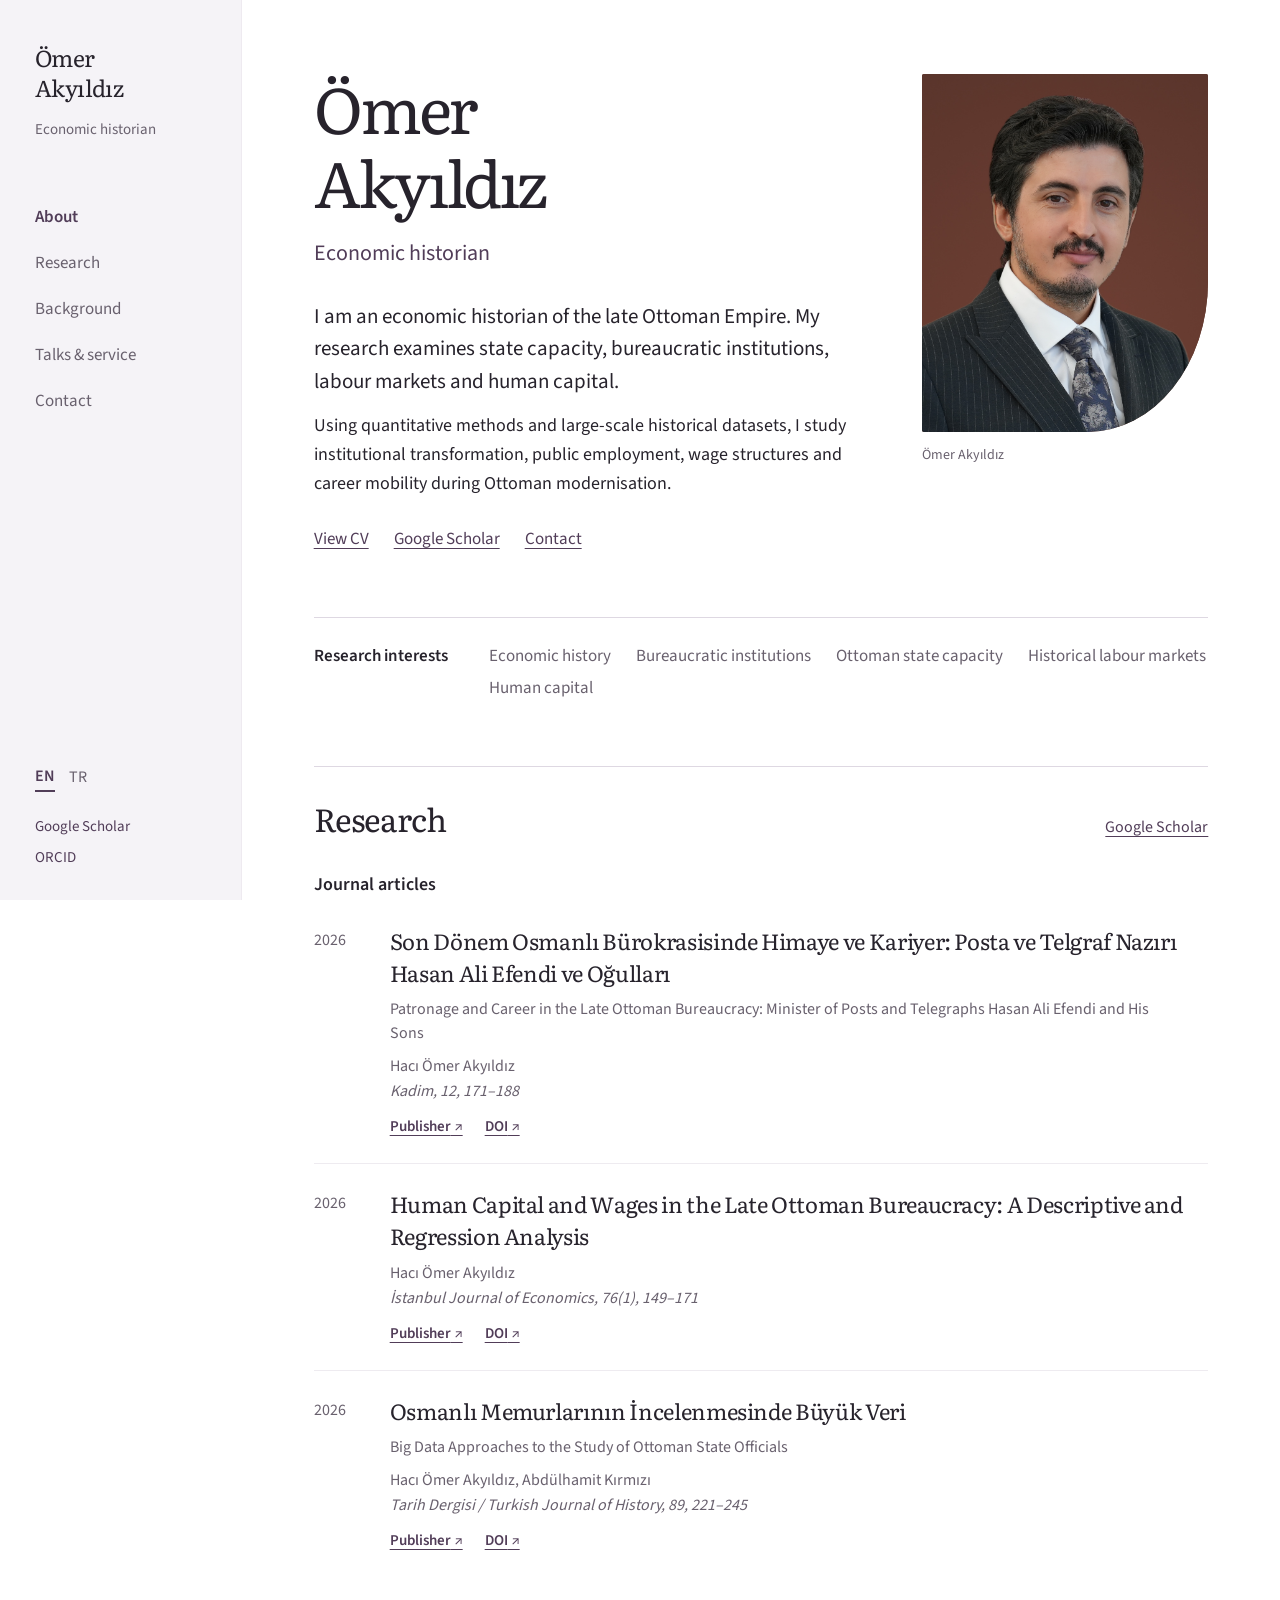
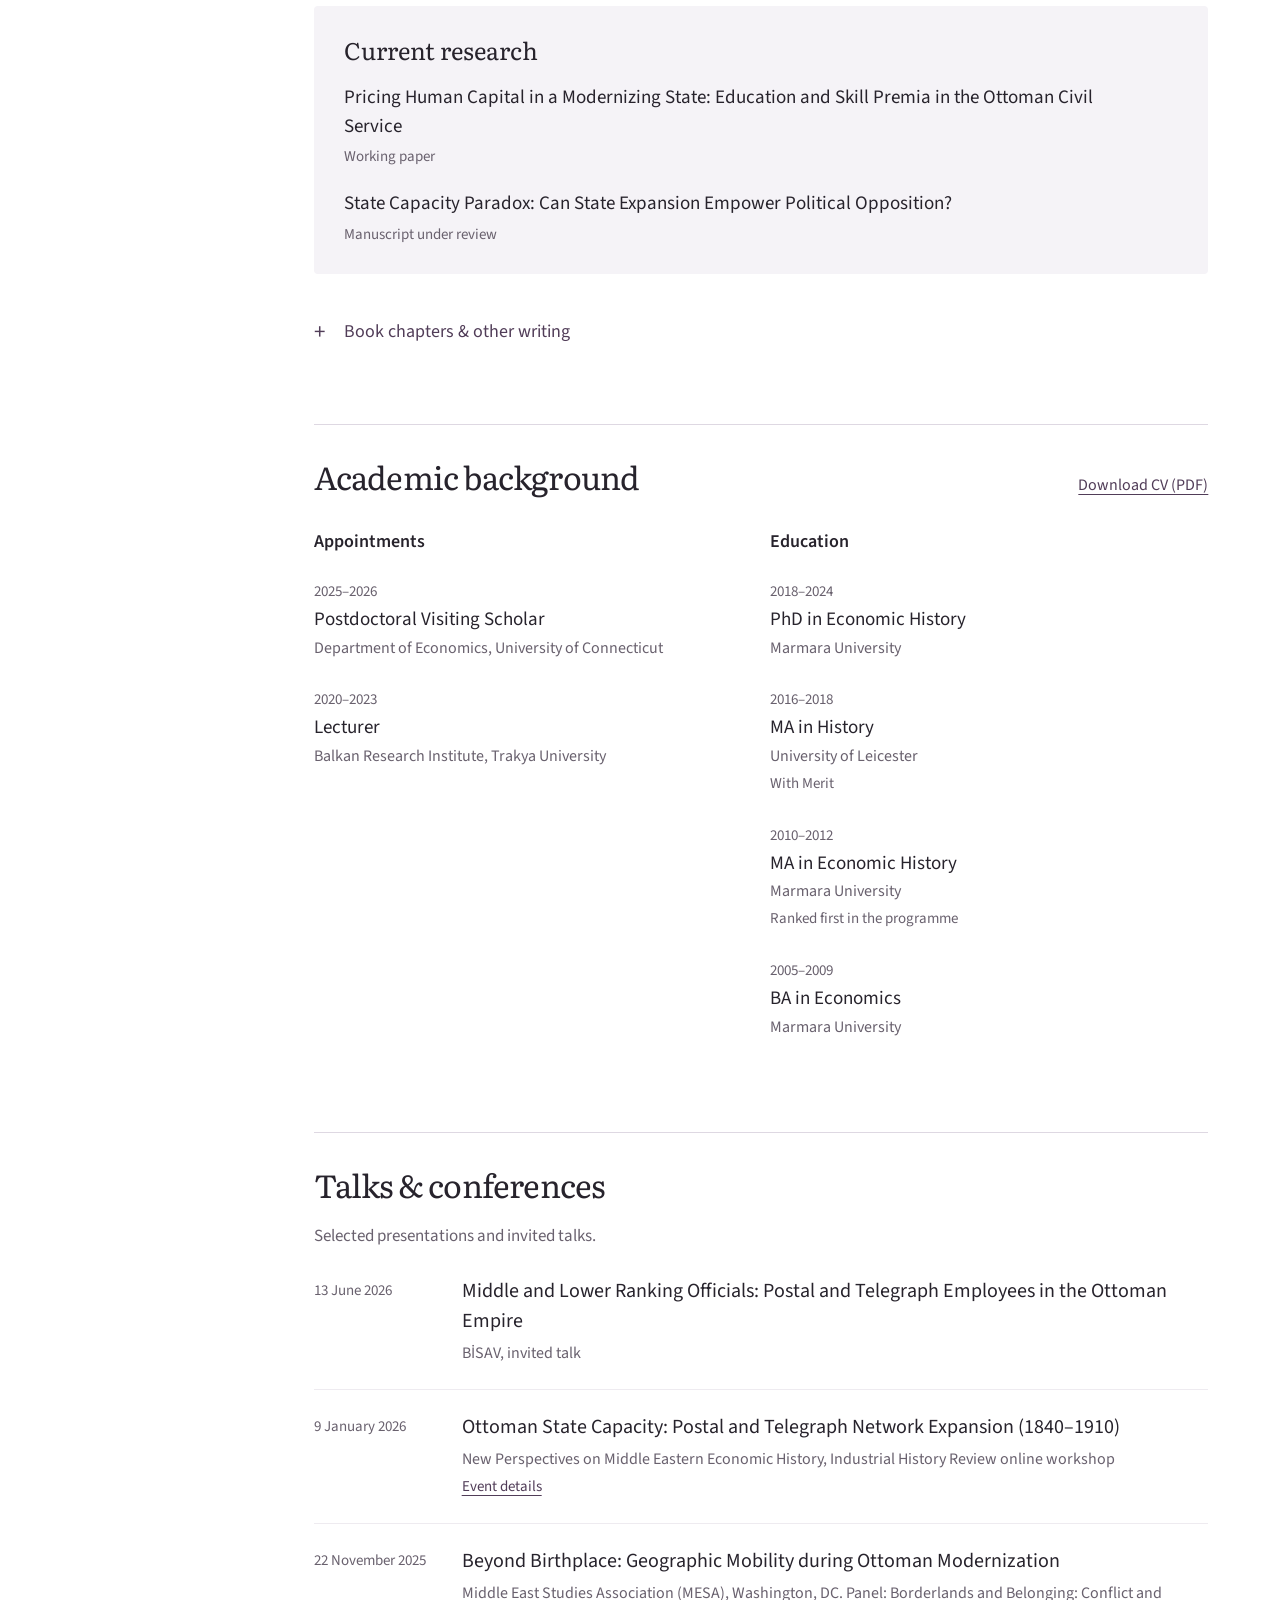
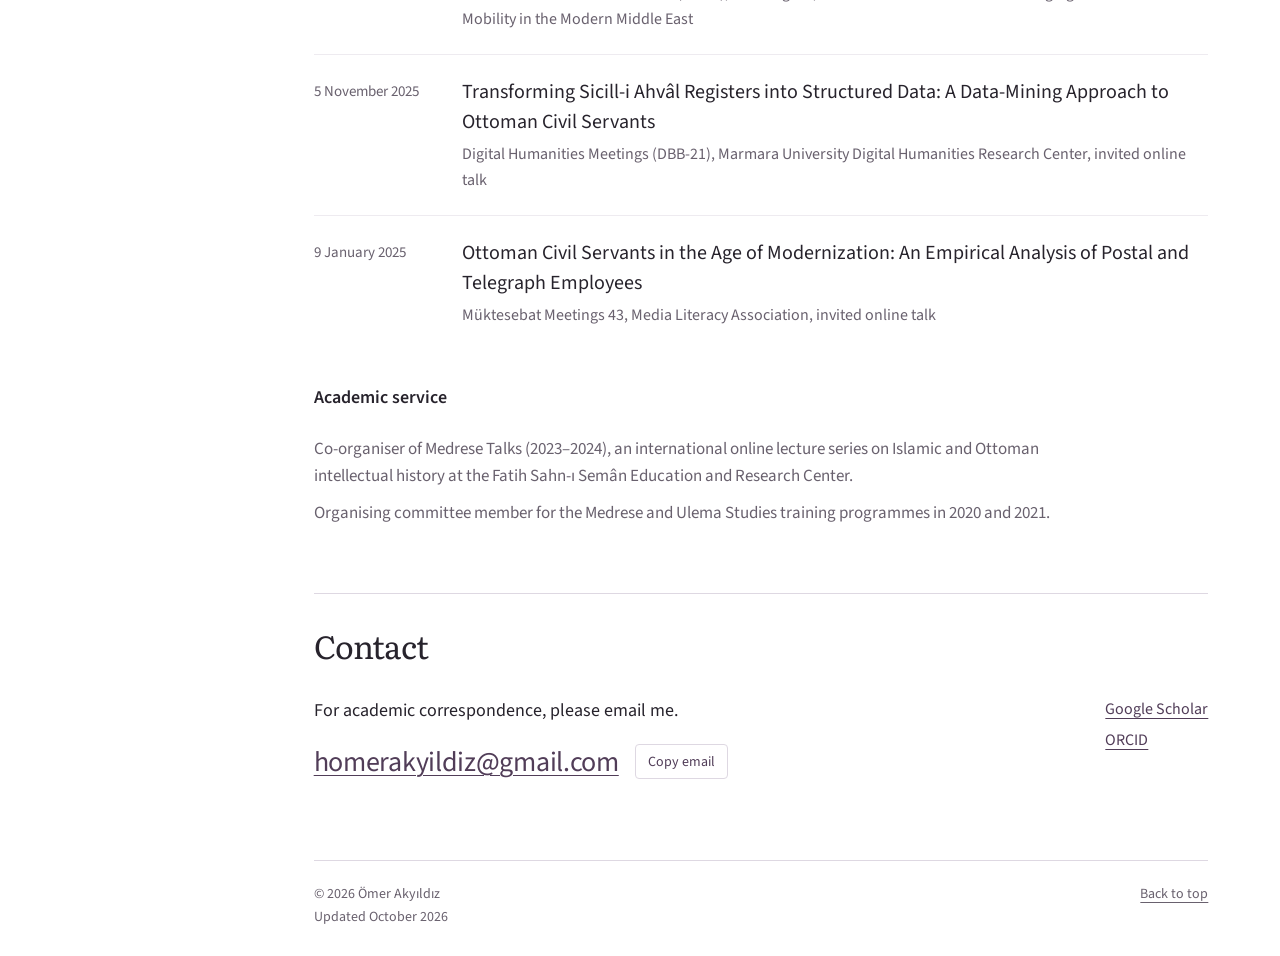
<file: index.html>
<!doctype html>
<html lang="en">
<head>
  <meta charset="utf-8">
  <meta name="viewport" content="width=device-width, initial-scale=1">
  <title>Ömer Akyıldız | Economic historian</title>
  <meta name="description" content="Ömer Akyıldız is an economic historian of the late Ottoman Empire, researching state capacity, bureaucratic institutions, labour markets and human capital.">
  <meta name="theme-color" content="#513d58">
  <link rel="canonical" href="https://omer-akyildiz.com/">
  <meta property="og:url" content="https://omer-akyildiz.com/">
  <meta property="og:image" content="https://omer-akyildiz.com/assets/omer-akyildiz.jpg">
  <meta property="og:type" content="website">
  <meta property="og:title" content="Ömer Akyıldız | Economic historian">
  <meta property="og:description" content="Ömer Akyıldız is an economic historian of the late Ottoman Empire, researching state capacity, bureaucratic institutions, labour markets and human capital.">
  <meta property="og:locale" content="en_GB">
  <link rel="alternate" hreflang="en" href="https://omer-akyildiz.com/">
  <link rel="alternate" hreflang="tr" href="https://omer-akyildiz.com/tr/">
  <link rel="alternate" hreflang="x-default" href="https://omer-akyildiz.com/">
  <link rel="icon" href="assets/favicon.svg" type="image/svg+xml">
  <link rel="preload" href="assets/fonts/source-sans-regular.ttf" as="font" type="font/ttf" crossorigin>
  <link rel="preload" href="assets/fonts/literata-regular.ttf" as="font" type="font/ttf" crossorigin>
  <link rel="stylesheet" href="assets/style.css">
  <script src="assets/site.js" defer></script>
  <script type="application/ld+json">{"@context": "https://schema.org", "@type": "Person", "name": "Hacı Ömer Akyıldız", "alternateName": "Ömer Akyıldız", "jobTitle": "Economic historian", "sameAs": ["https://scholar.google.com/citations?user=vQJAEMMAAAAJ&hl=en", "https://orcid.org/0000-0002-2280-3002"], "knowsAbout": ["Economic history", "Bureaucratic institutions", "Ottoman state capacity", "Historical labour markets", "Human capital"]}</script>
</head>
<body id="top">
<a class="skip-link" href="#main">Skip to content</a>
<aside class="rail">
  <div class="rail-top">
    <a class="wordmark" href="index.html" aria-label="Ömer Akyıldız"><span>Ömer</span><span>Akyıldız</span></a>
    <button class="menu-toggle" type="button" aria-expanded="false" aria-controls="site-nav" hidden>
      <svg viewBox="0 0 20 20" aria-hidden="true" fill="none" stroke="currentColor" stroke-width="1.5"><path d="M2 5h16M2 10h16M2 15h16"/></svg>Menu
    </button>
  </div>
  <p class="rail-role">Economic historian</p>
  <nav class="site-nav" id="site-nav" aria-label="Main navigation"><a href="#about">About</a><a href="#research">Research</a><a href="#background">Background</a><a href="#talks">Talks &amp; service</a><a href="#contact">Contact</a></nav>
  <div class="rail-bottom">
    <nav class="language-switch" aria-label="Language"><a href="index.html" lang="en" hreflang="en" aria-current="page">EN</a><a href="tr/index.html" lang="tr" hreflang="tr" data-language-link>TR</a></nav>
    <div class="rail-links"><a href="https://scholar.google.com/citations?user=vQJAEMMAAAAJ&amp;hl=en">Google Scholar</a><a href="https://orcid.org/0000-0002-2280-3002">ORCID</a></div>
  </div>
</aside>
<main id="main">
  <section class="intro" id="about" aria-labelledby="name">
    <div class="intro-copy">
      <h1 id="name"><span>Ömer</span> <span>Akyıldız</span></h1>
      <p class="intro-role">Economic historian</p>
      <div class="intro-text"><p>I am an economic historian of the late Ottoman Empire. My research examines state capacity, bureaucratic institutions, labour markets and human capital.</p><p>Using quantitative methods and large-scale historical datasets, I study institutional transformation, public employment, wage structures and career mobility during Ottoman modernisation.</p></div>
      <div class="intro-links"><a href="cv/index.html">View CV</a><a href="https://scholar.google.com/citations?user=vQJAEMMAAAAJ&amp;hl=en">Google Scholar</a><a href="#contact">Contact</a></div>
    </div>
    <figure class="portrait"><img src="assets/omer-akyildiz.jpg" alt="Portrait of Ömer Akyıldız" width="3180" height="2300" fetchpriority="high"><figcaption>Ömer Akyıldız</figcaption></figure>
  </section>
  <div class="interests"><h2>Research interests</h2><ul class="interest-list"><li>Economic history</li><li>Bureaucratic institutions</li><li>Ottoman state capacity</li><li>Historical labour markets</li><li>Human capital</li></ul></div>
  <section class="section" id="research" aria-label="Research">
    <div class="section-head"><h2>Research</h2><a href="https://scholar.google.com/citations?user=vQJAEMMAAAAJ&amp;hl=en">Google Scholar</a></div>
    <h3 class="research-subtitle">Journal articles</h3>
    <ul class="publication-list"><li class="publication">
  <span class="publication-year">2026</span>
  <div><h3><a class="publication-title-link" href="https://dergipark.org.tr/en/pub/kadim/article/1897502"><span lang="tr">Son Dönem Osmanlı Bürokrasisinde Himaye ve Kariyer: Posta ve Telgraf Nazırı Hasan Ali Efendi ve Oğulları</span></a></h3><p class="publication-alt" lang="en">Patronage and Career in the Late Ottoman Bureaucracy: Minister of Posts and Telegraphs Hasan Ali Efendi and His Sons</p>
    <p class="publication-meta">Hacı Ömer Akyıldız<br><cite>Kadim, 12, 171–188</cite></p>
    <div class="publication-links"><a href="https://dergipark.org.tr/en/pub/kadim/article/1897502">Publisher</a><a href="https://doi.org/10.54462/kadim.1897502">DOI</a></div>
  </div>
</li>
<li class="publication">
  <span class="publication-year">2026</span>
  <div><h3><a class="publication-title-link" href="https://iupress.istanbul.edu.tr/journal/ije/article/human-capital-and-wages-in-the-late-ottoman-bureaucracy-a-descriptive-and-regression-analysis?id=1661932"><span lang="en">Human Capital and Wages in the Late Ottoman Bureaucracy: A Descriptive and Regression Analysis</span></a></h3>
    <p class="publication-meta">Hacı Ömer Akyıldız<br><cite>İstanbul Journal of Economics, 76(1), 149–171</cite></p>
    <div class="publication-links"><a href="https://iupress.istanbul.edu.tr/journal/ije/article/human-capital-and-wages-in-the-late-ottoman-bureaucracy-a-descriptive-and-regression-analysis?id=1661932">Publisher</a><a href="https://doi.org/10.26650/ISTJECON2025-1799729">DOI</a></div>
  </div>
</li>
<li class="publication">
  <span class="publication-year">2026</span>
  <div><h3><a class="publication-title-link" href="https://dergipark.org.tr/en/pub/iutarih/article/1801116"><span lang="tr">Osmanlı Memurlarının İncelenmesinde Büyük Veri</span></a></h3><p class="publication-alt" lang="en">Big Data Approaches to the Study of Ottoman State Officials</p>
    <p class="publication-meta">Hacı Ömer Akyıldız, Abdülhamit Kırmızı<br><cite>Tarih Dergisi / Turkish Journal of History, 89, 221–245</cite></p>
    <div class="publication-links"><a href="https://dergipark.org.tr/en/pub/iutarih/article/1801116">Publisher</a><a href="https://doi.org/10.26650/iutd.1801116">DOI</a></div>
  </div>
</li></ul>
    <div class="manuscripts"><h3>Current research</h3><div class="manuscript"><h4 class="manuscript-title" lang="en">Pricing Human Capital in a Modernizing State: Education and Skill Premia in the Ottoman Civil Service</h4><p>Working paper</p></div><div class="manuscript"><h4 class="manuscript-title" lang="en">State Capacity Paradox: Can State Expansion Empower Political Opposition?</h4><p>Manuscript under review</p></div></div>
    <details class="other-writing"><summary>Book chapters &amp; other writing</summary><ul class="publication-list"><li class="publication">
  <span class="publication-year">2021</span>
  <div><h3><a class="publication-title-link" href="https://online.fliphtml5.com/kkfkn/uztv/"><span lang="tr">Gazâlî ve Adam Smith’in Paranın Gerekliliği Konusundaki Görüşleri Üzerine Bir Değerlendirme</span></a></h3>
    <p class="publication-meta">Ömer Akyıldız<br><cite>Sabri Orman’ı Anlamak: Bir Mütefekkirin Düşünce Dünyasının İzinde. Mehmet Babacan &amp; Ahmet Faruk Aysan (eds.). İstanbul Ticaret Odası, 247–262</cite></p>
    <div class="publication-links"><a href="https://online.fliphtml5.com/kkfkn/uztv/">Publisher’s edition</a></div>
  </div>
</li>
<li class="publication">
  <span class="publication-year">2021</span>
  <div><h3><span lang="tr">Umurfakı Kazası Örneğinden Hareketle Osmanlı Balkanlarında Zirai Sektörün Ticarileşebilme Olanakları Üzerine Bir İnceleme (1844–45)</span></h3>
    <p class="publication-meta">Ömer Akyıldız<br><cite>Balkan Tarihi Araştırmaları I. Bülent Akyay (ed.). Trakya Üniversitesi Balkan Araştırma Enstitüsü Yayınları, 97–124</cite></p>
    
  </div>
</li>
<li class="publication">
  <span class="publication-year">2015</span>
  <div><h3><span lang="tr">Bir İktisat Tarihçisi: Mehmet Genç</span></h3>
    <p class="publication-meta">Ömer Akyıldız<br><cite>Türkiye’nin Birikimleri: Tarihçiler. İlke Yayıncılık</cite></p>
    
  </div>
</li>
<li class="publication">
  <span class="publication-year">2014</span>
  <div><h3><span lang="tr">Sezai Karakoç’ta İslam ve İktisat</span></h3>
    <p class="publication-meta">Ömer Akyıldız<br><cite>Kahramanmaraş’ta Sezai Karakoç Sempozyumu. Cevdet Kabakcı &amp; Serdar Yakar (eds.). Kahramanmaraş Belediyesi</cite></p>
    
  </div>
</li></ul></details>
  </section>
  <section class="section" id="background" aria-label="Academic background">
    <div class="section-head"><h2>Academic background</h2><a href="assets/Omer-Akyildiz-CV-EN.pdf" download>Download CV (PDF)</a></div>
    <div class="background-grid"><div><h3 class="subheading">Appointments</h3><div class="career-item"><p class="career-date">2025–2026</p><h4>Postdoctoral Visiting Scholar</h4><p class="career-place">Department of Economics, University of Connecticut</p></div><div class="career-item"><p class="career-date">2020–2023</p><h4>Lecturer</h4><p class="career-place">Balkan Research Institute, Trakya University</p></div></div><div><h3 class="subheading">Education</h3><div class="career-item"><p class="career-date">2018–2024</p><h4>PhD in Economic History</h4><p class="career-place">Marmara University</p></div><div class="career-item"><p class="career-date">2016–2018</p><h4>MA in History</h4><p class="career-place">University of Leicester</p><p class="career-detail">With Merit</p></div><div class="career-item"><p class="career-date">2010–2012</p><h4>MA in Economic History</h4><p class="career-place">Marmara University</p><p class="career-detail">Ranked first in the programme</p></div><div class="career-item"><p class="career-date">2005–2009</p><h4>BA in Economics</h4><p class="career-place">Marmara University</p></div></div></div>
  </section>
  <section class="section" id="talks" aria-label="Talks &amp; conferences">
    <div class="section-head"><h2>Talks &amp; conferences</h2></div>
    <p class="section-intro">Selected presentations and invited talks.</p>
    <ul class="talk-list"><li class="talk"><time datetime="2026-06-13">13 June 2026</time><div><h3 lang="en">Middle and Lower Ranking Officials: Postal and Telegraph Employees in the Ottoman Empire</h3><p>BİSAV, invited talk</p></div></li><li class="talk"><time datetime="2026-01-09">9 January 2026</time><div><h3 lang="en">Ottoman State Capacity: Postal and Telegraph Network Expansion (1840–1910)</h3><p>New Perspectives on Middle Eastern Economic History, Industrial History Review online workshop</p><a href="https://revistes.ub.edu/index.php/HistoriaIndustrial/announcement/view/963">Event details</a></div></li><li class="talk"><time datetime="2025-11-22">22 November 2025</time><div><h3 lang="en">Beyond Birthplace: Geographic Mobility during Ottoman Modernization</h3><p>Middle East Studies Association (MESA), Washington, DC. Panel: Borderlands and Belonging: Conflict and Mobility in the Modern Middle East</p></div></li><li class="talk"><time datetime="2025-11-05">5 November 2025</time><div><h3 lang="en">Transforming Sicill-i Ahvâl Registers into Structured Data: A Data-Mining Approach to Ottoman Civil Servants</h3><p>Digital Humanities Meetings (DBB-21), Marmara University Digital Humanities Research Center, invited online talk</p></div></li><li class="talk"><time datetime="2025-01-09">9 January 2025</time><div><h3 lang="en">Ottoman Civil Servants in the Age of Modernization: An Empirical Analysis of Postal and Telegraph Employees</h3><p>Müktesebat Meetings 43, Media Literacy Association, invited online talk</p></div></li></ul>
    <div class="service"><h3 class="subheading">Academic service</h3><p>Co-organiser of Medrese Talks (2023–2024), an international online lecture series on Islamic and Ottoman intellectual history at the Fatih Sahn-ı Semân Education and Research Center.</p><p>Organising committee member for the Medrese and Ulema Studies training programmes in 2020 and 2021.</p></div>
  </section>
  <section class="section contact-section" id="contact" aria-label="Contact">
    <div class="section-head"><h2>Contact</h2></div>
    <div class="contact-body"><div><p>For academic correspondence, please email me.</p><div class="email-line"><a class="email-address" href="mailto:homerakyildiz@gmail.com">homerakyildiz@gmail.com</a><button type="button" class="copy-email" hidden data-copy-email="homerakyildiz@gmail.com" data-success="Email address copied." data-failure="Please select the email address to copy it.">Copy email</button></div><span class="copy-feedback" role="status" aria-live="polite"></span></div><div class="contact-profiles"><a href="https://scholar.google.com/citations?user=vQJAEMMAAAAJ&amp;hl=en">Google Scholar</a><a href="https://orcid.org/0000-0002-2280-3002">ORCID</a></div></div>
  </section>
  <footer class="page-footer"><p>© 2026 Ömer Akyıldız<br>Updated October 2026</p><a href="#top">Back to top</a></footer>
</main>
</body>
</html>
</file>
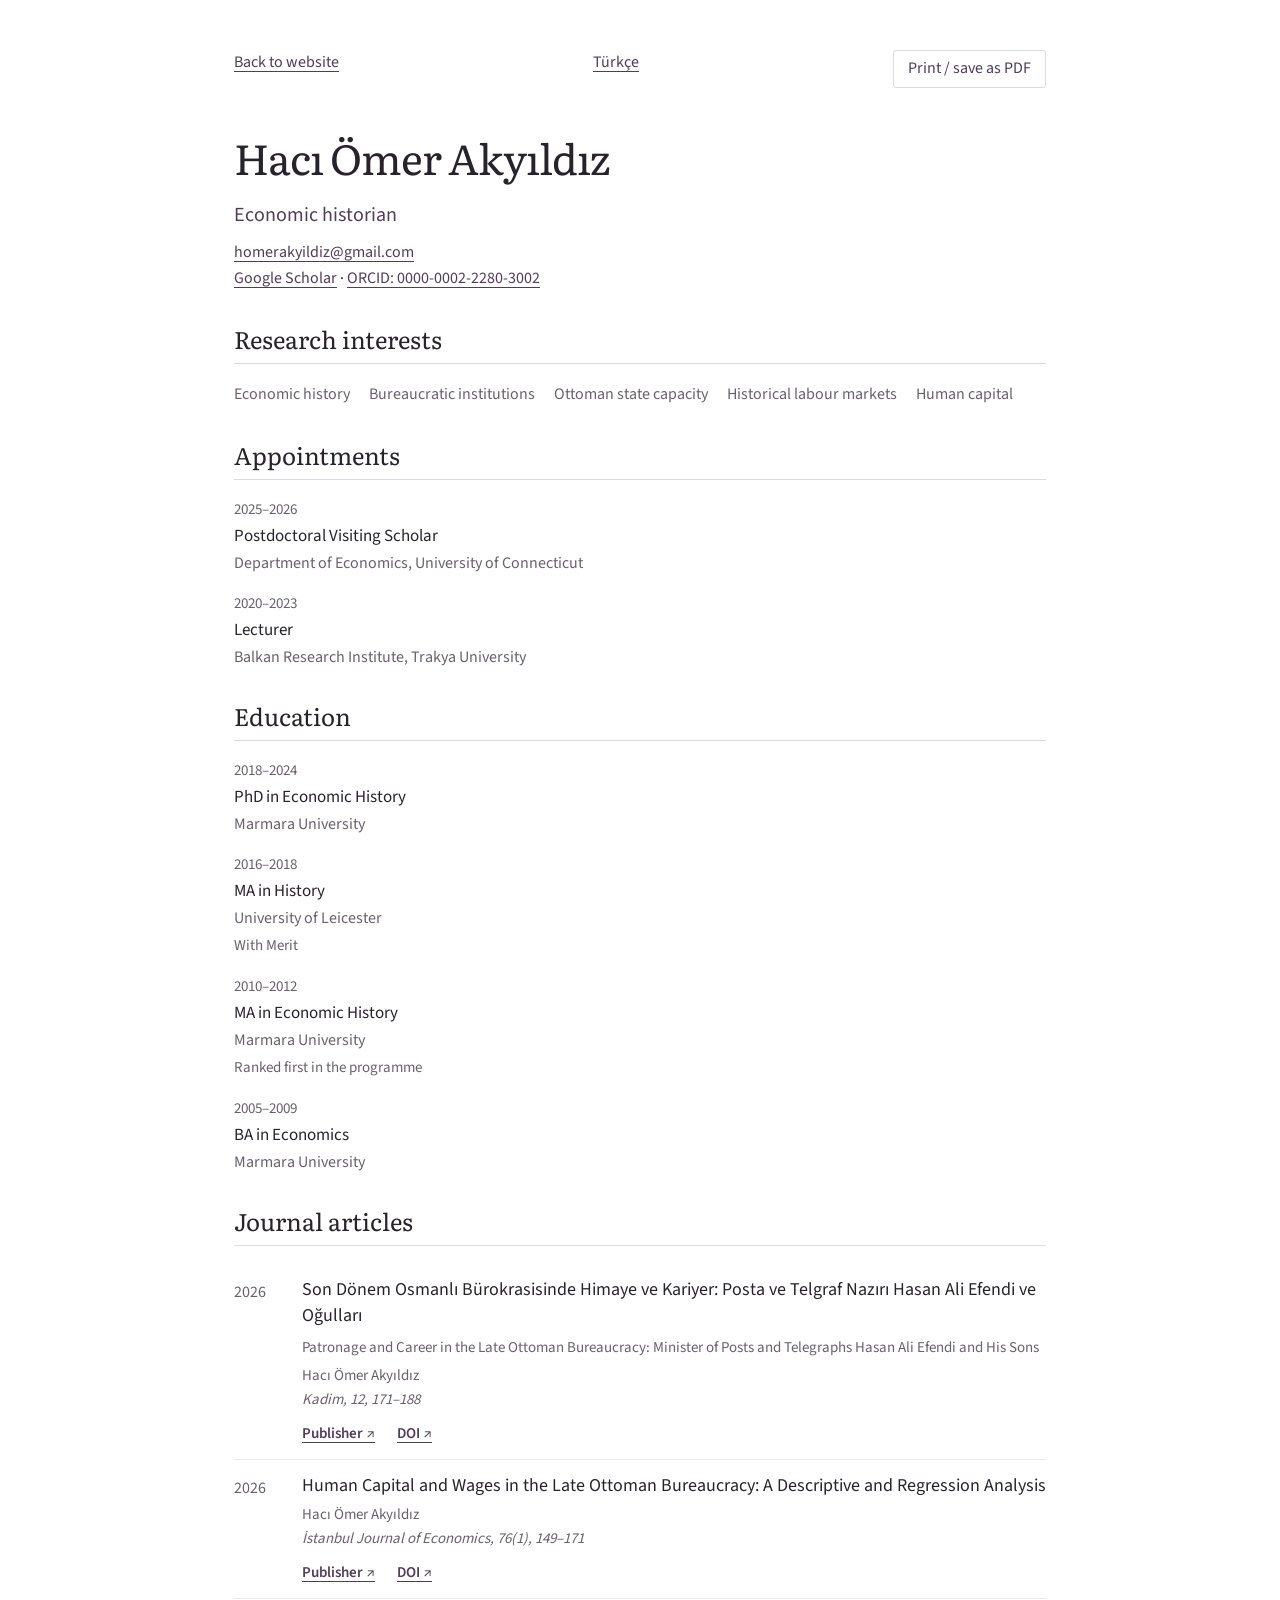
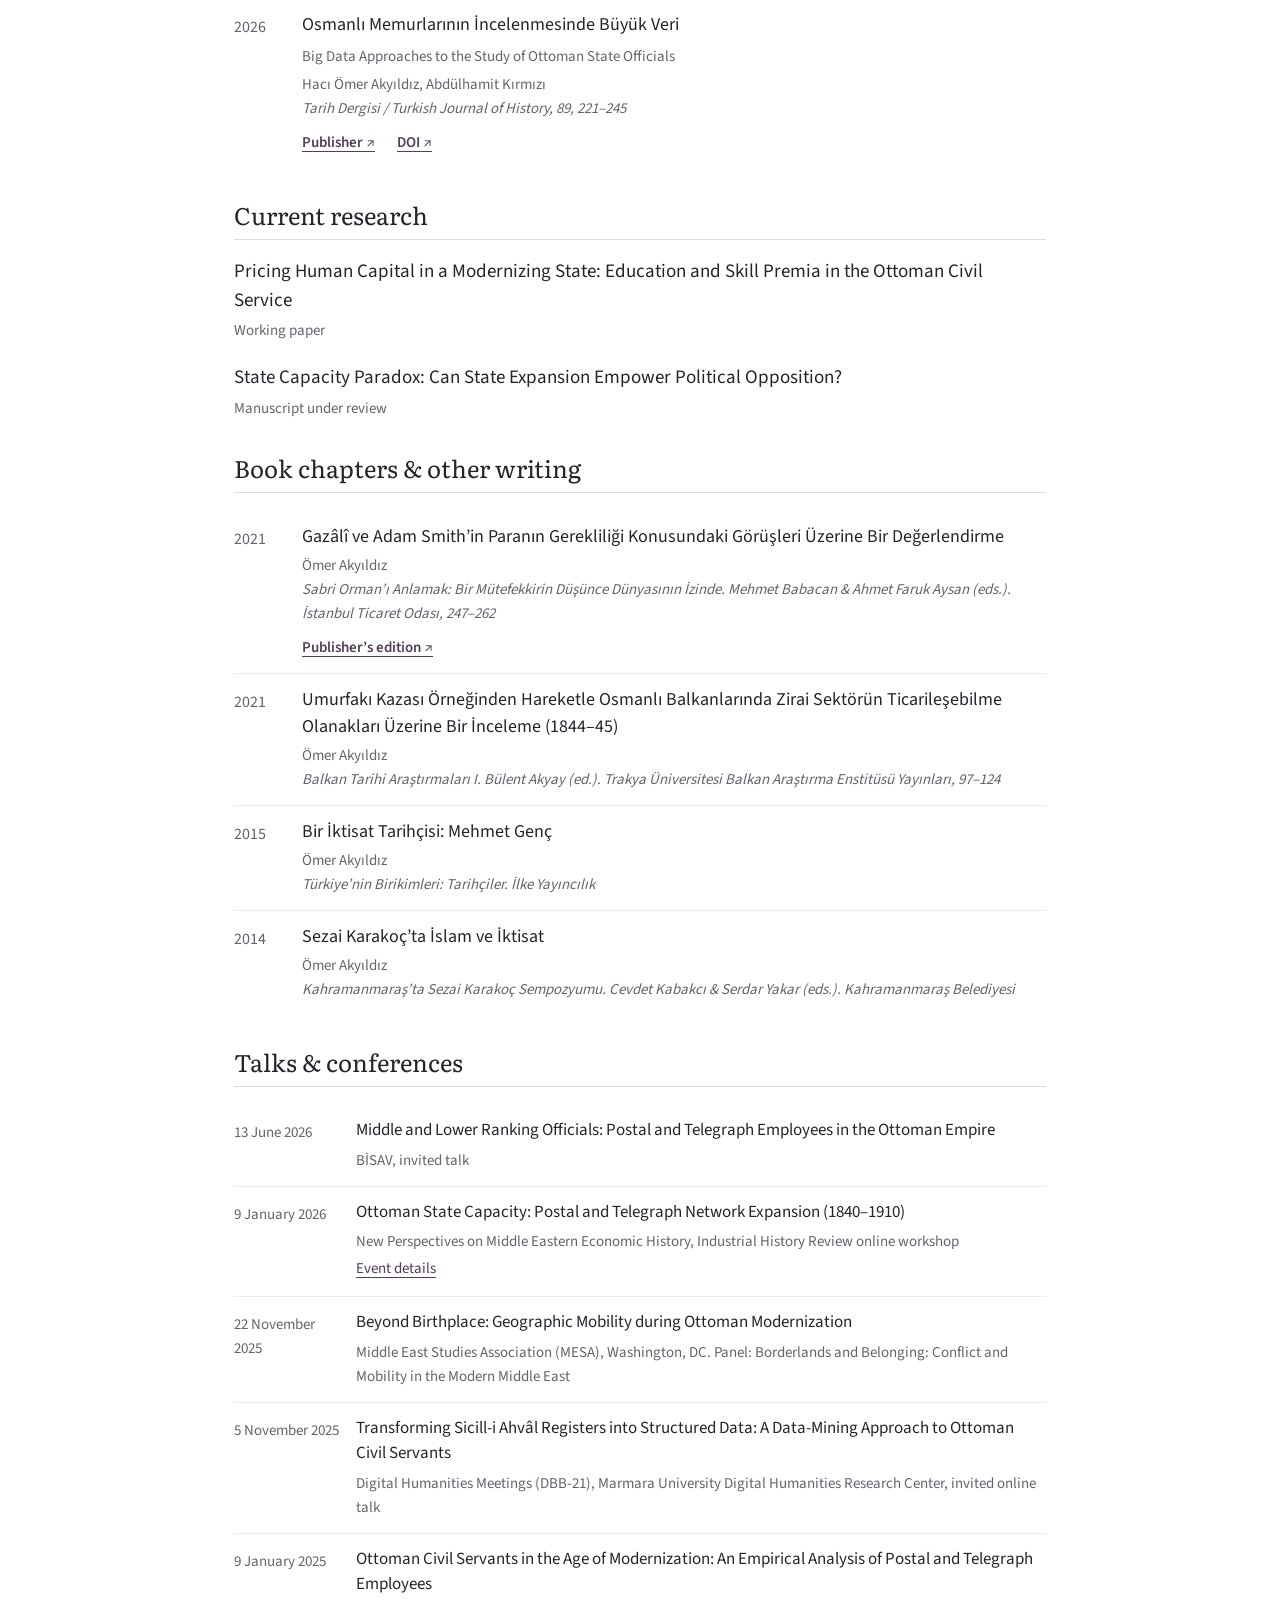
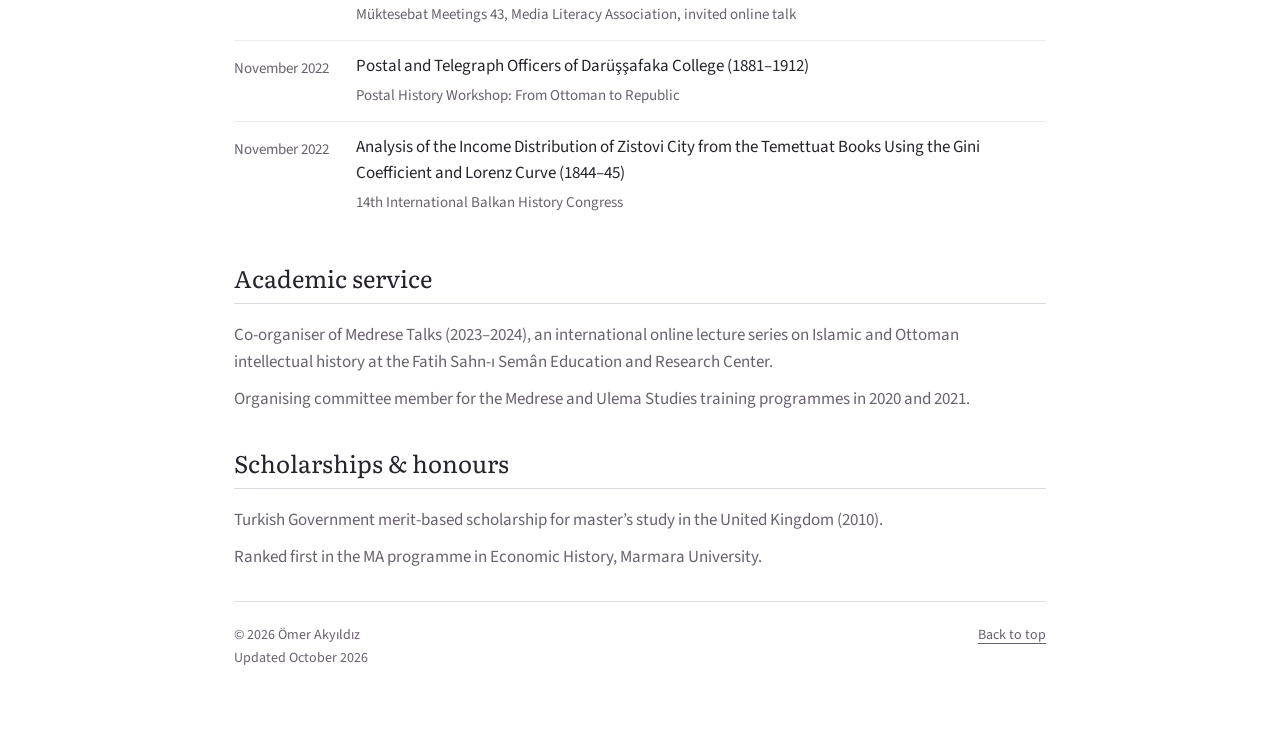
<file: cv/index.html>
<!doctype html>
<html lang="en">
<head>
  <meta charset="utf-8">
  <meta name="viewport" content="width=device-width, initial-scale=1">
  <title>Ömer Akyıldız | Curriculum vitae</title>
  <meta name="description" content="Ömer Akyıldız is an economic historian of the late Ottoman Empire, researching state capacity, bureaucratic institutions, labour markets and human capital.">
  <meta name="theme-color" content="#513d58">
  <link rel="canonical" href="https://omer-akyildiz.com/cv/">
  <meta property="og:url" content="https://omer-akyildiz.com/cv/">
  <meta property="og:image" content="https://omer-akyildiz.com/assets/omer-akyildiz.jpg">
  <meta property="og:type" content="website">
  <meta property="og:title" content="Ömer Akyıldız | Curriculum vitae">
  <meta property="og:description" content="Ömer Akyıldız is an economic historian of the late Ottoman Empire, researching state capacity, bureaucratic institutions, labour markets and human capital.">
  <meta property="og:locale" content="en_GB">
  <link rel="alternate" hreflang="en" href="https://omer-akyildiz.com/cv/">
  <link rel="alternate" hreflang="tr" href="https://omer-akyildiz.com/cv/tr.html">
  <link rel="alternate" hreflang="x-default" href="https://omer-akyildiz.com/cv/">
  <link rel="icon" href="../assets/favicon.svg" type="image/svg+xml">
  <link rel="preload" href="../assets/fonts/source-sans-regular.ttf" as="font" type="font/ttf" crossorigin>
  <link rel="preload" href="../assets/fonts/literata-regular.ttf" as="font" type="font/ttf" crossorigin>
  <link rel="stylesheet" href="../assets/style.css">
  <script src="../assets/site.js" defer></script>
  <script type="application/ld+json">{"@context": "https://schema.org", "@type": "Person", "name": "Hacı Ömer Akyıldız", "alternateName": "Ömer Akyıldız", "jobTitle": "Economic historian", "sameAs": ["https://scholar.google.com/citations?user=vQJAEMMAAAAJ&hl=en", "https://orcid.org/0000-0002-2280-3002"], "knowsAbout": ["Economic history", "Bureaucratic institutions", "Ottoman state capacity", "Historical labour markets", "Human capital"]}</script>
</head>
<body id="top"><main class="cv-page" id="main">
  <div class="cv-toolbar"><a href="../index.html">Back to website</a><a href="tr.html" hreflang="tr" lang="tr">Türkçe</a><button type="button" hidden data-print>Print / save as PDF</button></div>
  <h1>Hacı Ömer Akyıldız</h1><p class="cv-role">Economic historian</p>
  <p class="cv-contact"><a href="mailto:homerakyildiz@gmail.com">homerakyildiz@gmail.com</a><br><a href="https://scholar.google.com/citations?user=vQJAEMMAAAAJ&amp;hl=en">Google Scholar</a> · <a href="https://orcid.org/0000-0002-2280-3002">ORCID: 0000-0002-2280-3002</a></p>
  <h2>Research interests</h2><ul class="interest-list"><li>Economic history</li><li>Bureaucratic institutions</li><li>Ottoman state capacity</li><li>Historical labour markets</li><li>Human capital</li></ul>
  <h2>Appointments</h2><div class="career-item"><p class="career-date">2025–2026</p><h3>Postdoctoral Visiting Scholar</h3><p class="career-place">Department of Economics, University of Connecticut</p></div><div class="career-item"><p class="career-date">2020–2023</p><h3>Lecturer</h3><p class="career-place">Balkan Research Institute, Trakya University</p></div>
  <h2>Education</h2><div class="career-item"><p class="career-date">2018–2024</p><h3>PhD in Economic History</h3><p class="career-place">Marmara University</p></div><div class="career-item"><p class="career-date">2016–2018</p><h3>MA in History</h3><p class="career-place">University of Leicester</p><p class="career-detail">With Merit</p></div><div class="career-item"><p class="career-date">2010–2012</p><h3>MA in Economic History</h3><p class="career-place">Marmara University</p><p class="career-detail">Ranked first in the programme</p></div><div class="career-item"><p class="career-date">2005–2009</p><h3>BA in Economics</h3><p class="career-place">Marmara University</p></div>
  <h2>Journal articles</h2><ul class="publication-list"><li class="publication">
  <span class="publication-year">2026</span>
  <div><h3><a class="publication-title-link" href="https://dergipark.org.tr/en/pub/kadim/article/1897502"><span lang="tr">Son Dönem Osmanlı Bürokrasisinde Himaye ve Kariyer: Posta ve Telgraf Nazırı Hasan Ali Efendi ve Oğulları</span></a></h3><p class="publication-alt" lang="en">Patronage and Career in the Late Ottoman Bureaucracy: Minister of Posts and Telegraphs Hasan Ali Efendi and His Sons</p>
    <p class="publication-meta">Hacı Ömer Akyıldız<br><cite>Kadim, 12, 171–188</cite></p>
    <div class="publication-links"><a href="https://dergipark.org.tr/en/pub/kadim/article/1897502">Publisher</a><a href="https://doi.org/10.54462/kadim.1897502">DOI</a></div>
  </div>
</li>
<li class="publication">
  <span class="publication-year">2026</span>
  <div><h3><a class="publication-title-link" href="https://iupress.istanbul.edu.tr/journal/ije/article/human-capital-and-wages-in-the-late-ottoman-bureaucracy-a-descriptive-and-regression-analysis?id=1661932"><span lang="en">Human Capital and Wages in the Late Ottoman Bureaucracy: A Descriptive and Regression Analysis</span></a></h3>
    <p class="publication-meta">Hacı Ömer Akyıldız<br><cite>İstanbul Journal of Economics, 76(1), 149–171</cite></p>
    <div class="publication-links"><a href="https://iupress.istanbul.edu.tr/journal/ije/article/human-capital-and-wages-in-the-late-ottoman-bureaucracy-a-descriptive-and-regression-analysis?id=1661932">Publisher</a><a href="https://doi.org/10.26650/ISTJECON2025-1799729">DOI</a></div>
  </div>
</li>
<li class="publication">
  <span class="publication-year">2026</span>
  <div><h3><a class="publication-title-link" href="https://dergipark.org.tr/en/pub/iutarih/article/1801116"><span lang="tr">Osmanlı Memurlarının İncelenmesinde Büyük Veri</span></a></h3><p class="publication-alt" lang="en">Big Data Approaches to the Study of Ottoman State Officials</p>
    <p class="publication-meta">Hacı Ömer Akyıldız, Abdülhamit Kırmızı<br><cite>Tarih Dergisi / Turkish Journal of History, 89, 221–245</cite></p>
    <div class="publication-links"><a href="https://dergipark.org.tr/en/pub/iutarih/article/1801116">Publisher</a><a href="https://doi.org/10.26650/iutd.1801116">DOI</a></div>
  </div>
</li></ul>
  <div class="manuscripts"><h2>Current research</h2><div class="manuscript"><h3 class="manuscript-title" lang="en">Pricing Human Capital in a Modernizing State: Education and Skill Premia in the Ottoman Civil Service</h3><p>Working paper</p></div><div class="manuscript"><h3 class="manuscript-title" lang="en">State Capacity Paradox: Can State Expansion Empower Political Opposition?</h3><p>Manuscript under review</p></div></div>
  <h2>Book chapters &amp; other writing</h2><ul class="publication-list"><li class="publication">
  <span class="publication-year">2021</span>
  <div><h3><a class="publication-title-link" href="https://online.fliphtml5.com/kkfkn/uztv/"><span lang="tr">Gazâlî ve Adam Smith’in Paranın Gerekliliği Konusundaki Görüşleri Üzerine Bir Değerlendirme</span></a></h3>
    <p class="publication-meta">Ömer Akyıldız<br><cite>Sabri Orman’ı Anlamak: Bir Mütefekkirin Düşünce Dünyasının İzinde. Mehmet Babacan &amp; Ahmet Faruk Aysan (eds.). İstanbul Ticaret Odası, 247–262</cite></p>
    <div class="publication-links"><a href="https://online.fliphtml5.com/kkfkn/uztv/">Publisher’s edition</a></div>
  </div>
</li>
<li class="publication">
  <span class="publication-year">2021</span>
  <div><h3><span lang="tr">Umurfakı Kazası Örneğinden Hareketle Osmanlı Balkanlarında Zirai Sektörün Ticarileşebilme Olanakları Üzerine Bir İnceleme (1844–45)</span></h3>
    <p class="publication-meta">Ömer Akyıldız<br><cite>Balkan Tarihi Araştırmaları I. Bülent Akyay (ed.). Trakya Üniversitesi Balkan Araştırma Enstitüsü Yayınları, 97–124</cite></p>
    
  </div>
</li>
<li class="publication">
  <span class="publication-year">2015</span>
  <div><h3><span lang="tr">Bir İktisat Tarihçisi: Mehmet Genç</span></h3>
    <p class="publication-meta">Ömer Akyıldız<br><cite>Türkiye’nin Birikimleri: Tarihçiler. İlke Yayıncılık</cite></p>
    
  </div>
</li>
<li class="publication">
  <span class="publication-year">2014</span>
  <div><h3><span lang="tr">Sezai Karakoç’ta İslam ve İktisat</span></h3>
    <p class="publication-meta">Ömer Akyıldız<br><cite>Kahramanmaraş’ta Sezai Karakoç Sempozyumu. Cevdet Kabakcı &amp; Serdar Yakar (eds.). Kahramanmaraş Belediyesi</cite></p>
    
  </div>
</li></ul>
  <h2>Talks &amp; conferences</h2><ul class="talk-list"><li class="talk"><time datetime="2026-06-13">13 June 2026</time><div><h3 lang="en">Middle and Lower Ranking Officials: Postal and Telegraph Employees in the Ottoman Empire</h3><p>BİSAV, invited talk</p></div></li><li class="talk"><time datetime="2026-01-09">9 January 2026</time><div><h3 lang="en">Ottoman State Capacity: Postal and Telegraph Network Expansion (1840–1910)</h3><p>New Perspectives on Middle Eastern Economic History, Industrial History Review online workshop</p><a href="https://revistes.ub.edu/index.php/HistoriaIndustrial/announcement/view/963">Event details</a></div></li><li class="talk"><time datetime="2025-11-22">22 November 2025</time><div><h3 lang="en">Beyond Birthplace: Geographic Mobility during Ottoman Modernization</h3><p>Middle East Studies Association (MESA), Washington, DC. Panel: Borderlands and Belonging: Conflict and Mobility in the Modern Middle East</p></div></li><li class="talk"><time datetime="2025-11-05">5 November 2025</time><div><h3 lang="en">Transforming Sicill-i Ahvâl Registers into Structured Data: A Data-Mining Approach to Ottoman Civil Servants</h3><p>Digital Humanities Meetings (DBB-21), Marmara University Digital Humanities Research Center, invited online talk</p></div></li><li class="talk"><time datetime="2025-01-09">9 January 2025</time><div><h3 lang="en">Ottoman Civil Servants in the Age of Modernization: An Empirical Analysis of Postal and Telegraph Employees</h3><p>Müktesebat Meetings 43, Media Literacy Association, invited online talk</p></div></li><li class="talk"><time datetime="2022-11">November 2022</time><div><h3 lang="en">Postal and Telegraph Officers of Darüşşafaka College (1881–1912)</h3><p>Postal History Workshop: From Ottoman to Republic</p></div></li><li class="talk"><time datetime="2022-11">November 2022</time><div><h3 lang="en">Analysis of the Income Distribution of Zistovi City from the Temettuat Books Using the Gini Coefficient and Lorenz Curve (1844–45)</h3><p>14th International Balkan History Congress</p></div></li></ul>
  <div class="service"><h2>Academic service</h2><p>Co-organiser of Medrese Talks (2023–2024), an international online lecture series on Islamic and Ottoman intellectual history at the Fatih Sahn-ı Semân Education and Research Center.</p><p>Organising committee member for the Medrese and Ulema Studies training programmes in 2020 and 2021.</p></div>
  <div class="service"><h2>Scholarships &amp; honours</h2><p>Turkish Government merit-based scholarship for master’s study in the United Kingdom (2010).</p><p>Ranked first in the MA programme in Economic History, Marmara University.</p></div>
  <footer class="page-footer"><p>© 2026 Ömer Akyıldız<br>Updated October 2026</p><a href="#top">Back to top</a></footer>
</main></body></html>
</file>
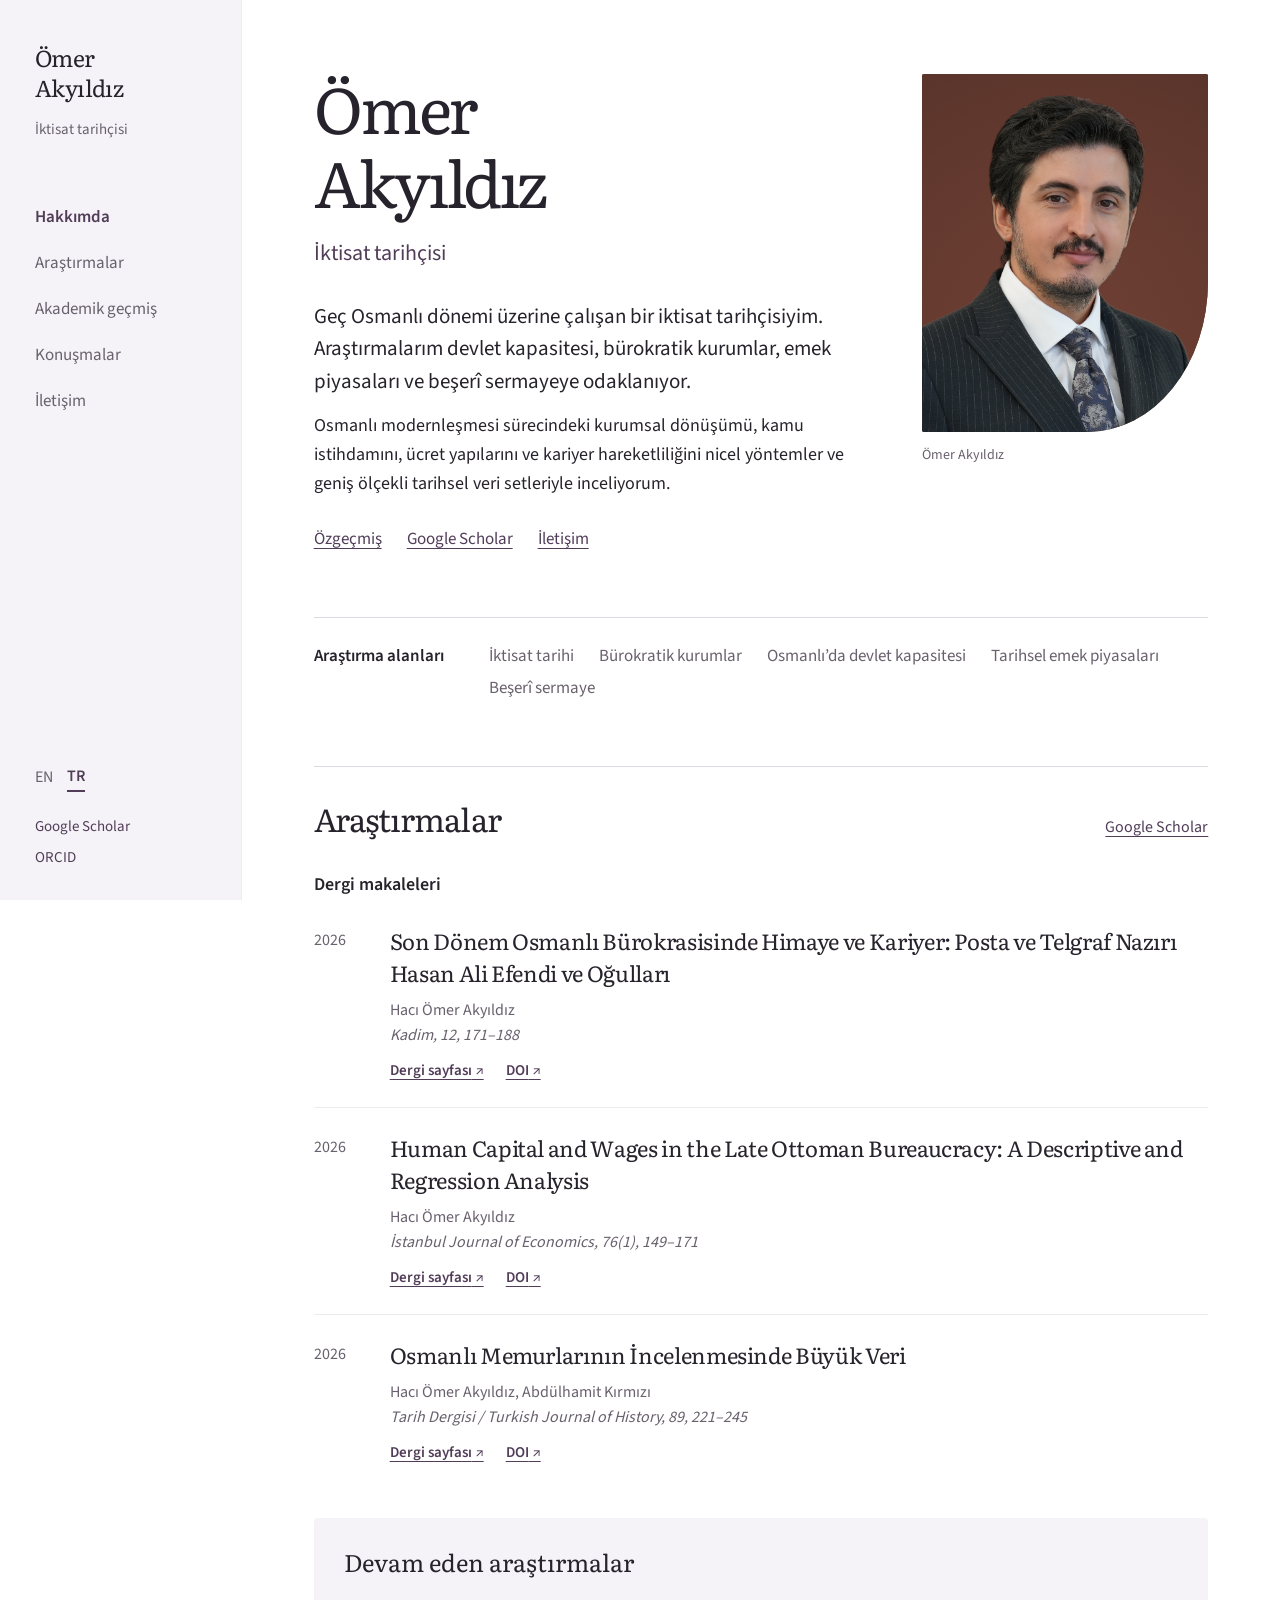
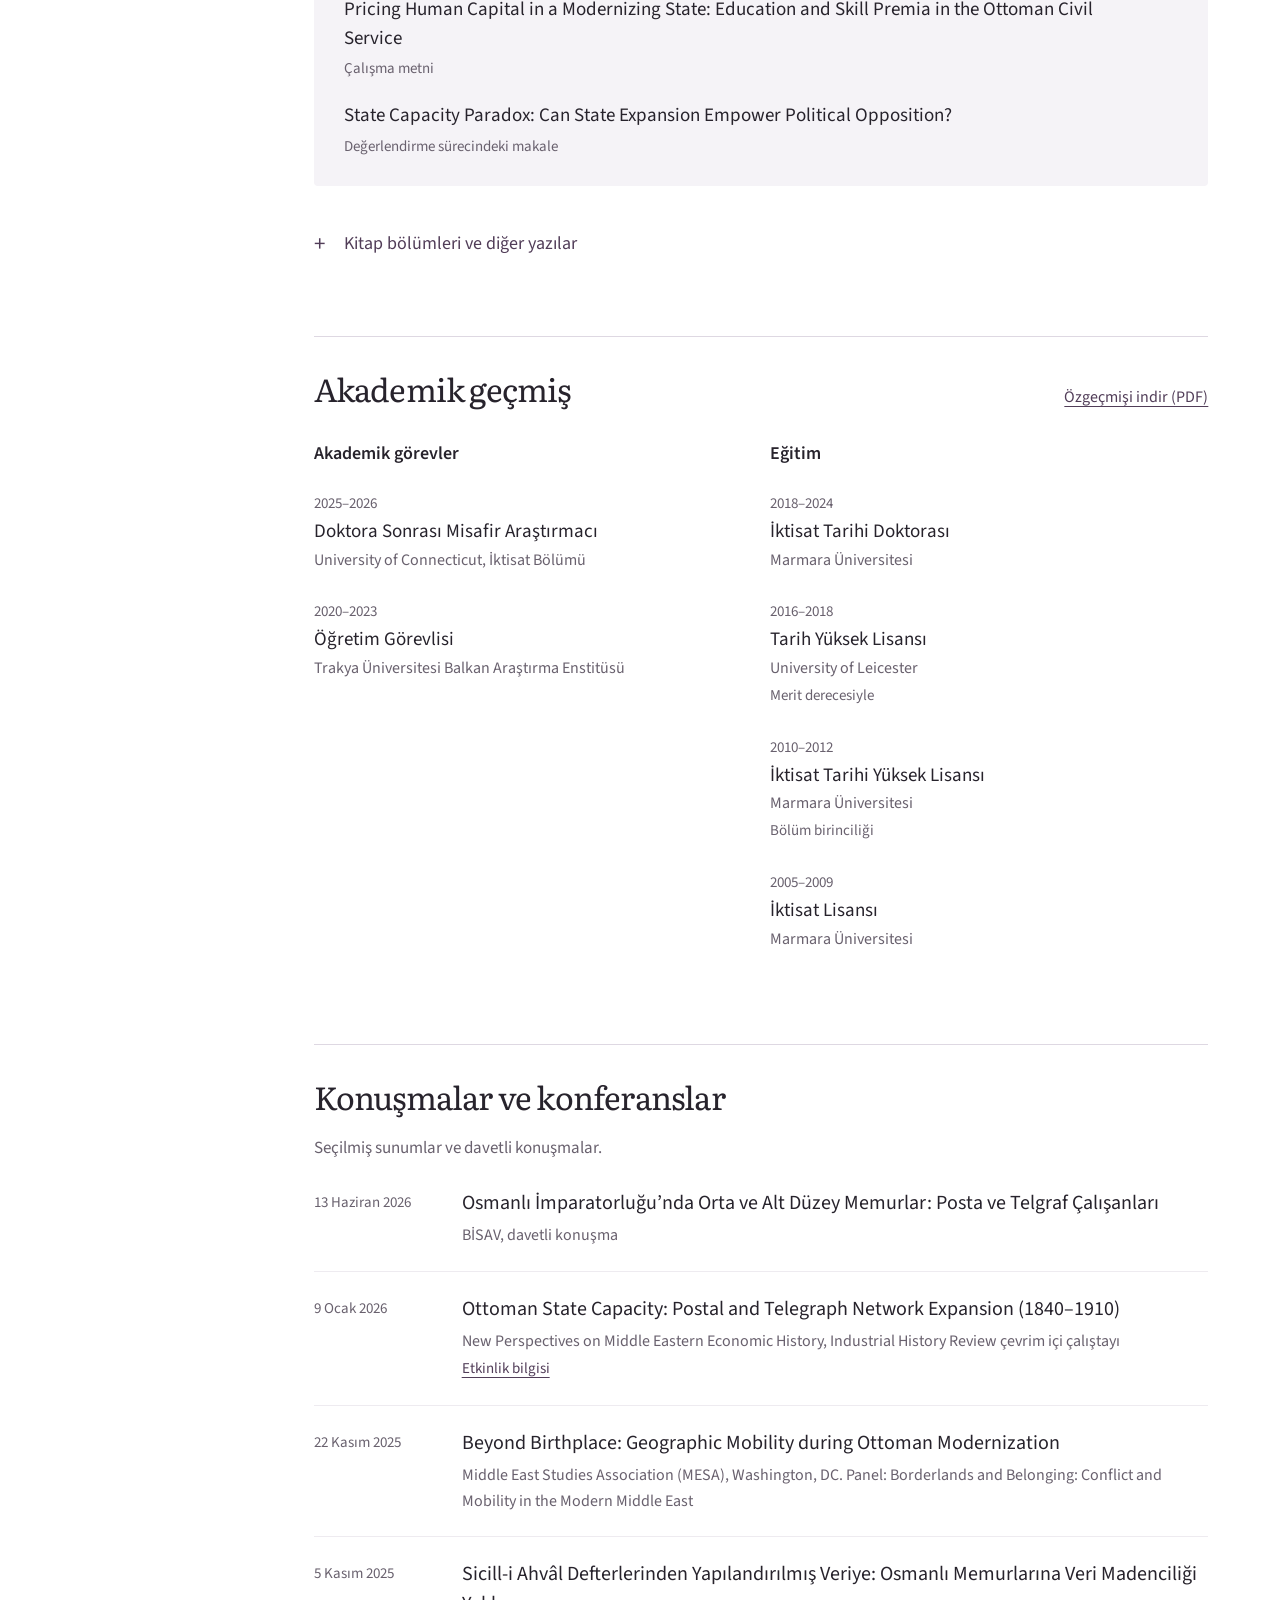
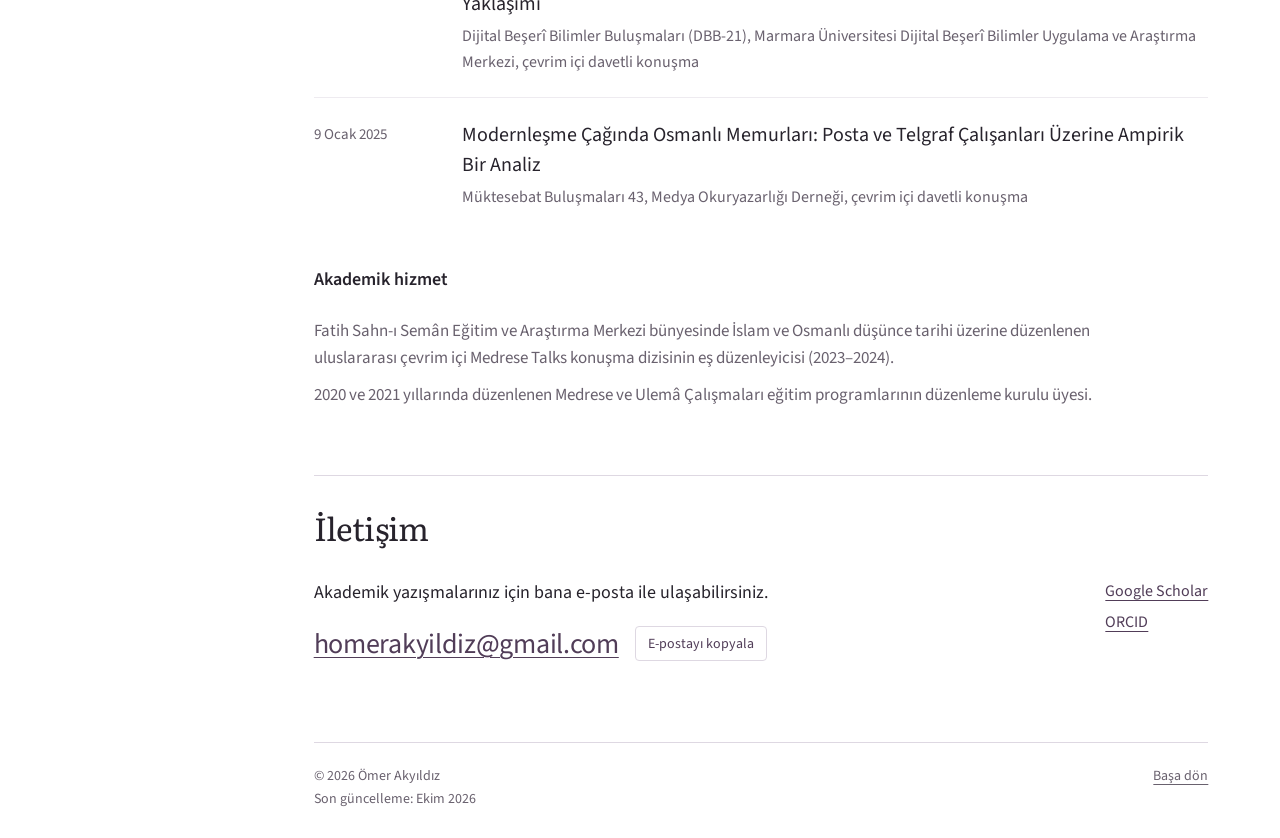
<file: tr/index.html>
<!doctype html>
<html lang="tr">
<head>
  <meta charset="utf-8">
  <meta name="viewport" content="width=device-width, initial-scale=1">
  <title>Ömer Akyıldız | İktisat tarihçisi</title>
  <meta name="description" content="Ömer Akyıldız, geç Osmanlı dönemi, devlet kapasitesi, bürokratik kurumlar, emek piyasaları ve beşerî sermaye üzerine çalışan bir iktisat tarihçisidir.">
  <meta name="theme-color" content="#513d58">
  <link rel="canonical" href="https://omer-akyildiz.com/tr/">
  <meta property="og:url" content="https://omer-akyildiz.com/tr/">
  <meta property="og:image" content="https://omer-akyildiz.com/assets/omer-akyildiz.jpg">
  <meta property="og:type" content="website">
  <meta property="og:title" content="Ömer Akyıldız | İktisat tarihçisi">
  <meta property="og:description" content="Ömer Akyıldız, geç Osmanlı dönemi, devlet kapasitesi, bürokratik kurumlar, emek piyasaları ve beşerî sermaye üzerine çalışan bir iktisat tarihçisidir.">
  <meta property="og:locale" content="tr_TR">
  <link rel="alternate" hreflang="en" href="https://omer-akyildiz.com/">
  <link rel="alternate" hreflang="tr" href="https://omer-akyildiz.com/tr/">
  <link rel="alternate" hreflang="x-default" href="https://omer-akyildiz.com/">
  <link rel="icon" href="../assets/favicon.svg" type="image/svg+xml">
  <link rel="preload" href="../assets/fonts/source-sans-regular.ttf" as="font" type="font/ttf" crossorigin>
  <link rel="preload" href="../assets/fonts/literata-regular.ttf" as="font" type="font/ttf" crossorigin>
  <link rel="stylesheet" href="../assets/style.css">
  <script src="../assets/site.js" defer></script>
  <script type="application/ld+json">{"@context": "https://schema.org", "@type": "Person", "name": "Hacı Ömer Akyıldız", "alternateName": "Ömer Akyıldız", "jobTitle": "İktisat tarihçisi", "sameAs": ["https://scholar.google.com/citations?user=vQJAEMMAAAAJ&hl=en", "https://orcid.org/0000-0002-2280-3002"], "knowsAbout": ["İktisat tarihi", "Bürokratik kurumlar", "Osmanlı’da devlet kapasitesi", "Tarihsel emek piyasaları", "Beşerî sermaye"]}</script>
</head>
<body id="top">
<a class="skip-link" href="#main">İçeriğe geç</a>
<aside class="rail">
  <div class="rail-top">
    <a class="wordmark" href="index.html" aria-label="Ömer Akyıldız"><span>Ömer</span><span>Akyıldız</span></a>
    <button class="menu-toggle" type="button" aria-expanded="false" aria-controls="site-nav" hidden>
      <svg viewBox="0 0 20 20" aria-hidden="true" fill="none" stroke="currentColor" stroke-width="1.5"><path d="M2 5h16M2 10h16M2 15h16"/></svg>Menü
    </button>
  </div>
  <p class="rail-role">İktisat tarihçisi</p>
  <nav class="site-nav" id="site-nav" aria-label="Ana menü"><a href="#about">Hakkımda</a><a href="#research">Araştırmalar</a><a href="#background">Akademik geçmiş</a><a href="#talks">Konuşmalar</a><a href="#contact">İletişim</a></nav>
  <div class="rail-bottom">
    <nav class="language-switch" aria-label="Dil"><a href="../index.html" lang="en" hreflang="en" data-language-link>EN</a><a href="../tr/index.html" lang="tr" hreflang="tr" aria-current="page">TR</a></nav>
    <div class="rail-links"><a href="https://scholar.google.com/citations?user=vQJAEMMAAAAJ&amp;hl=tr">Google Scholar</a><a href="https://orcid.org/0000-0002-2280-3002">ORCID</a></div>
  </div>
</aside>
<main id="main">
  <section class="intro" id="about" aria-labelledby="name">
    <div class="intro-copy">
      <h1 id="name"><span>Ömer</span> <span>Akyıldız</span></h1>
      <p class="intro-role">İktisat tarihçisi</p>
      <div class="intro-text"><p>Geç Osmanlı dönemi üzerine çalışan bir iktisat tarihçisiyim. Araştırmalarım devlet kapasitesi, bürokratik kurumlar, emek piyasaları ve beşerî sermayeye odaklanıyor.</p><p>Osmanlı modernleşmesi sürecindeki kurumsal dönüşümü, kamu istihdamını, ücret yapılarını ve kariyer hareketliliğini nicel yöntemler ve geniş ölçekli tarihsel veri setleriyle inceliyorum.</p></div>
      <div class="intro-links"><a href="../cv/tr.html">Özgeçmiş</a><a href="https://scholar.google.com/citations?user=vQJAEMMAAAAJ&amp;hl=tr">Google Scholar</a><a href="#contact">İletişim</a></div>
    </div>
    <figure class="portrait"><img src="../assets/omer-akyildiz.jpg" alt="Ömer Akyıldız’ın portresi" width="3180" height="2300" fetchpriority="high"><figcaption>Ömer Akyıldız</figcaption></figure>
  </section>
  <div class="interests"><h2>Araştırma alanları</h2><ul class="interest-list"><li>İktisat tarihi</li><li>Bürokratik kurumlar</li><li>Osmanlı’da devlet kapasitesi</li><li>Tarihsel emek piyasaları</li><li>Beşerî sermaye</li></ul></div>
  <section class="section" id="research" aria-label="Araştırmalar">
    <div class="section-head"><h2>Araştırmalar</h2><a href="https://scholar.google.com/citations?user=vQJAEMMAAAAJ&amp;hl=tr">Google Scholar</a></div>
    <h3 class="research-subtitle">Dergi makaleleri</h3>
    <ul class="publication-list"><li class="publication">
  <span class="publication-year">2026</span>
  <div><h3><a class="publication-title-link" href="https://dergipark.org.tr/en/pub/kadim/article/1897502"><span lang="tr">Son Dönem Osmanlı Bürokrasisinde Himaye ve Kariyer: Posta ve Telgraf Nazırı Hasan Ali Efendi ve Oğulları</span></a></h3>
    <p class="publication-meta">Hacı Ömer Akyıldız<br><cite>Kadim, 12, 171–188</cite></p>
    <div class="publication-links"><a href="https://dergipark.org.tr/en/pub/kadim/article/1897502">Dergi sayfası</a><a href="https://doi.org/10.54462/kadim.1897502">DOI</a></div>
  </div>
</li>
<li class="publication">
  <span class="publication-year">2026</span>
  <div><h3><a class="publication-title-link" href="https://iupress.istanbul.edu.tr/journal/ije/article/human-capital-and-wages-in-the-late-ottoman-bureaucracy-a-descriptive-and-regression-analysis?id=1661932"><span lang="en">Human Capital and Wages in the Late Ottoman Bureaucracy: A Descriptive and Regression Analysis</span></a></h3>
    <p class="publication-meta">Hacı Ömer Akyıldız<br><cite>İstanbul Journal of Economics, 76(1), 149–171</cite></p>
    <div class="publication-links"><a href="https://iupress.istanbul.edu.tr/journal/ije/article/human-capital-and-wages-in-the-late-ottoman-bureaucracy-a-descriptive-and-regression-analysis?id=1661932">Dergi sayfası</a><a href="https://doi.org/10.26650/ISTJECON2025-1799729">DOI</a></div>
  </div>
</li>
<li class="publication">
  <span class="publication-year">2026</span>
  <div><h3><a class="publication-title-link" href="https://dergipark.org.tr/en/pub/iutarih/article/1801116"><span lang="tr">Osmanlı Memurlarının İncelenmesinde Büyük Veri</span></a></h3>
    <p class="publication-meta">Hacı Ömer Akyıldız, Abdülhamit Kırmızı<br><cite>Tarih Dergisi / Turkish Journal of History, 89, 221–245</cite></p>
    <div class="publication-links"><a href="https://dergipark.org.tr/en/pub/iutarih/article/1801116">Dergi sayfası</a><a href="https://doi.org/10.26650/iutd.1801116">DOI</a></div>
  </div>
</li></ul>
    <div class="manuscripts"><h3>Devam eden araştırmalar</h3><div class="manuscript"><h4 class="manuscript-title" lang="en">Pricing Human Capital in a Modernizing State: Education and Skill Premia in the Ottoman Civil Service</h4><p>Çalışma metni</p></div><div class="manuscript"><h4 class="manuscript-title" lang="en">State Capacity Paradox: Can State Expansion Empower Political Opposition?</h4><p>Değerlendirme sürecindeki makale</p></div></div>
    <details class="other-writing"><summary>Kitap bölümleri ve diğer yazılar</summary><ul class="publication-list"><li class="publication">
  <span class="publication-year">2021</span>
  <div><h3><a class="publication-title-link" href="https://online.fliphtml5.com/kkfkn/uztv/"><span lang="tr">Gazâlî ve Adam Smith’in Paranın Gerekliliği Konusundaki Görüşleri Üzerine Bir Değerlendirme</span></a></h3>
    <p class="publication-meta">Ömer Akyıldız<br><cite>Sabri Orman’ı Anlamak: Bir Mütefekkirin Düşünce Dünyasının İzinde. Mehmet Babacan &amp; Ahmet Faruk Aysan (eds.). İstanbul Ticaret Odası, 247–262</cite></p>
    <div class="publication-links"><a href="https://online.fliphtml5.com/kkfkn/uztv/">Yayınevinin dijital nüshası</a></div>
  </div>
</li>
<li class="publication">
  <span class="publication-year">2021</span>
  <div><h3><span lang="tr">Umurfakı Kazası Örneğinden Hareketle Osmanlı Balkanlarında Zirai Sektörün Ticarileşebilme Olanakları Üzerine Bir İnceleme (1844–45)</span></h3>
    <p class="publication-meta">Ömer Akyıldız<br><cite>Balkan Tarihi Araştırmaları I. Bülent Akyay (ed.). Trakya Üniversitesi Balkan Araştırma Enstitüsü Yayınları, 97–124</cite></p>
    
  </div>
</li>
<li class="publication">
  <span class="publication-year">2015</span>
  <div><h3><span lang="tr">Bir İktisat Tarihçisi: Mehmet Genç</span></h3>
    <p class="publication-meta">Ömer Akyıldız<br><cite>Türkiye’nin Birikimleri: Tarihçiler. İlke Yayıncılık</cite></p>
    
  </div>
</li>
<li class="publication">
  <span class="publication-year">2014</span>
  <div><h3><span lang="tr">Sezai Karakoç’ta İslam ve İktisat</span></h3>
    <p class="publication-meta">Ömer Akyıldız<br><cite>Kahramanmaraş’ta Sezai Karakoç Sempozyumu. Cevdet Kabakcı &amp; Serdar Yakar (eds.). Kahramanmaraş Belediyesi</cite></p>
    
  </div>
</li></ul></details>
  </section>
  <section class="section" id="background" aria-label="Akademik geçmiş">
    <div class="section-head"><h2>Akademik geçmiş</h2><a href="../assets/Omer-Akyildiz-CV-TR.pdf" download>Özgeçmişi indir (PDF)</a></div>
    <div class="background-grid"><div><h3 class="subheading">Akademik görevler</h3><div class="career-item"><p class="career-date">2025–2026</p><h4>Doktora Sonrası Misafir Araştırmacı</h4><p class="career-place">University of Connecticut, İktisat Bölümü</p></div><div class="career-item"><p class="career-date">2020–2023</p><h4>Öğretim Görevlisi</h4><p class="career-place">Trakya Üniversitesi Balkan Araştırma Enstitüsü</p></div></div><div><h3 class="subheading">Eğitim</h3><div class="career-item"><p class="career-date">2018–2024</p><h4>İktisat Tarihi Doktorası</h4><p class="career-place">Marmara Üniversitesi</p></div><div class="career-item"><p class="career-date">2016–2018</p><h4>Tarih Yüksek Lisansı</h4><p class="career-place">University of Leicester</p><p class="career-detail">Merit derecesiyle</p></div><div class="career-item"><p class="career-date">2010–2012</p><h4>İktisat Tarihi Yüksek Lisansı</h4><p class="career-place">Marmara Üniversitesi</p><p class="career-detail">Bölüm birinciliği</p></div><div class="career-item"><p class="career-date">2005–2009</p><h4>İktisat Lisansı</h4><p class="career-place">Marmara Üniversitesi</p></div></div></div>
  </section>
  <section class="section" id="talks" aria-label="Konuşmalar ve konferanslar">
    <div class="section-head"><h2>Konuşmalar ve konferanslar</h2></div>
    <p class="section-intro">Seçilmiş sunumlar ve davetli konuşmalar.</p>
    <ul class="talk-list"><li class="talk"><time datetime="2026-06-13">13 Haziran 2026</time><div><h3 lang="tr">Osmanlı İmparatorluğu’nda Orta ve Alt Düzey Memurlar: Posta ve Telgraf Çalışanları</h3><p>BİSAV, davetli konuşma</p></div></li><li class="talk"><time datetime="2026-01-09">9 Ocak 2026</time><div><h3 lang="en">Ottoman State Capacity: Postal and Telegraph Network Expansion (1840–1910)</h3><p>New Perspectives on Middle Eastern Economic History, Industrial History Review çevrim içi çalıştayı</p><a href="https://revistes.ub.edu/index.php/HistoriaIndustrial/announcement/view/963">Etkinlik bilgisi</a></div></li><li class="talk"><time datetime="2025-11-22">22 Kasım 2025</time><div><h3 lang="en">Beyond Birthplace: Geographic Mobility during Ottoman Modernization</h3><p>Middle East Studies Association (MESA), Washington, DC. Panel: Borderlands and Belonging: Conflict and Mobility in the Modern Middle East</p></div></li><li class="talk"><time datetime="2025-11-05">5 Kasım 2025</time><div><h3 lang="tr">Sicill-i Ahvâl Defterlerinden Yapılandırılmış Veriye: Osmanlı Memurlarına Veri Madenciliği Yaklaşımı</h3><p>Dijital Beşerî Bilimler Buluşmaları (DBB-21), Marmara Üniversitesi Dijital Beşerî Bilimler Uygulama ve Araştırma Merkezi, çevrim içi davetli konuşma</p></div></li><li class="talk"><time datetime="2025-01-09">9 Ocak 2025</time><div><h3 lang="tr">Modernleşme Çağında Osmanlı Memurları: Posta ve Telgraf Çalışanları Üzerine Ampirik Bir Analiz</h3><p>Müktesebat Buluşmaları 43, Medya Okuryazarlığı Derneği, çevrim içi davetli konuşma</p></div></li></ul>
    <div class="service"><h3 class="subheading">Akademik hizmet</h3><p>Fatih Sahn-ı Semân Eğitim ve Araştırma Merkezi bünyesinde İslam ve Osmanlı düşünce tarihi üzerine düzenlenen uluslararası çevrim içi Medrese Talks konuşma dizisinin eş düzenleyicisi (2023–2024).</p><p>2020 ve 2021 yıllarında düzenlenen Medrese ve Ulemâ Çalışmaları eğitim programlarının düzenleme kurulu üyesi.</p></div>
  </section>
  <section class="section contact-section" id="contact" aria-label="İletişim">
    <div class="section-head"><h2>İletişim</h2></div>
    <div class="contact-body"><div><p>Akademik yazışmalarınız için bana e-posta ile ulaşabilirsiniz.</p><div class="email-line"><a class="email-address" href="mailto:homerakyildiz@gmail.com">homerakyildiz@gmail.com</a><button type="button" class="copy-email" hidden data-copy-email="homerakyildiz@gmail.com" data-success="E-posta adresi kopyalandı." data-failure="Kopyalamak için e-posta adresini seçebilirsiniz.">E-postayı kopyala</button></div><span class="copy-feedback" role="status" aria-live="polite"></span></div><div class="contact-profiles"><a href="https://scholar.google.com/citations?user=vQJAEMMAAAAJ&amp;hl=tr">Google Scholar</a><a href="https://orcid.org/0000-0002-2280-3002">ORCID</a></div></div>
  </section>
  <footer class="page-footer"><p>© 2026 Ömer Akyıldız<br>Son güncelleme: Ekim 2026</p><a href="#top">Başa dön</a></footer>
</main>
</body>
</html>
</file>
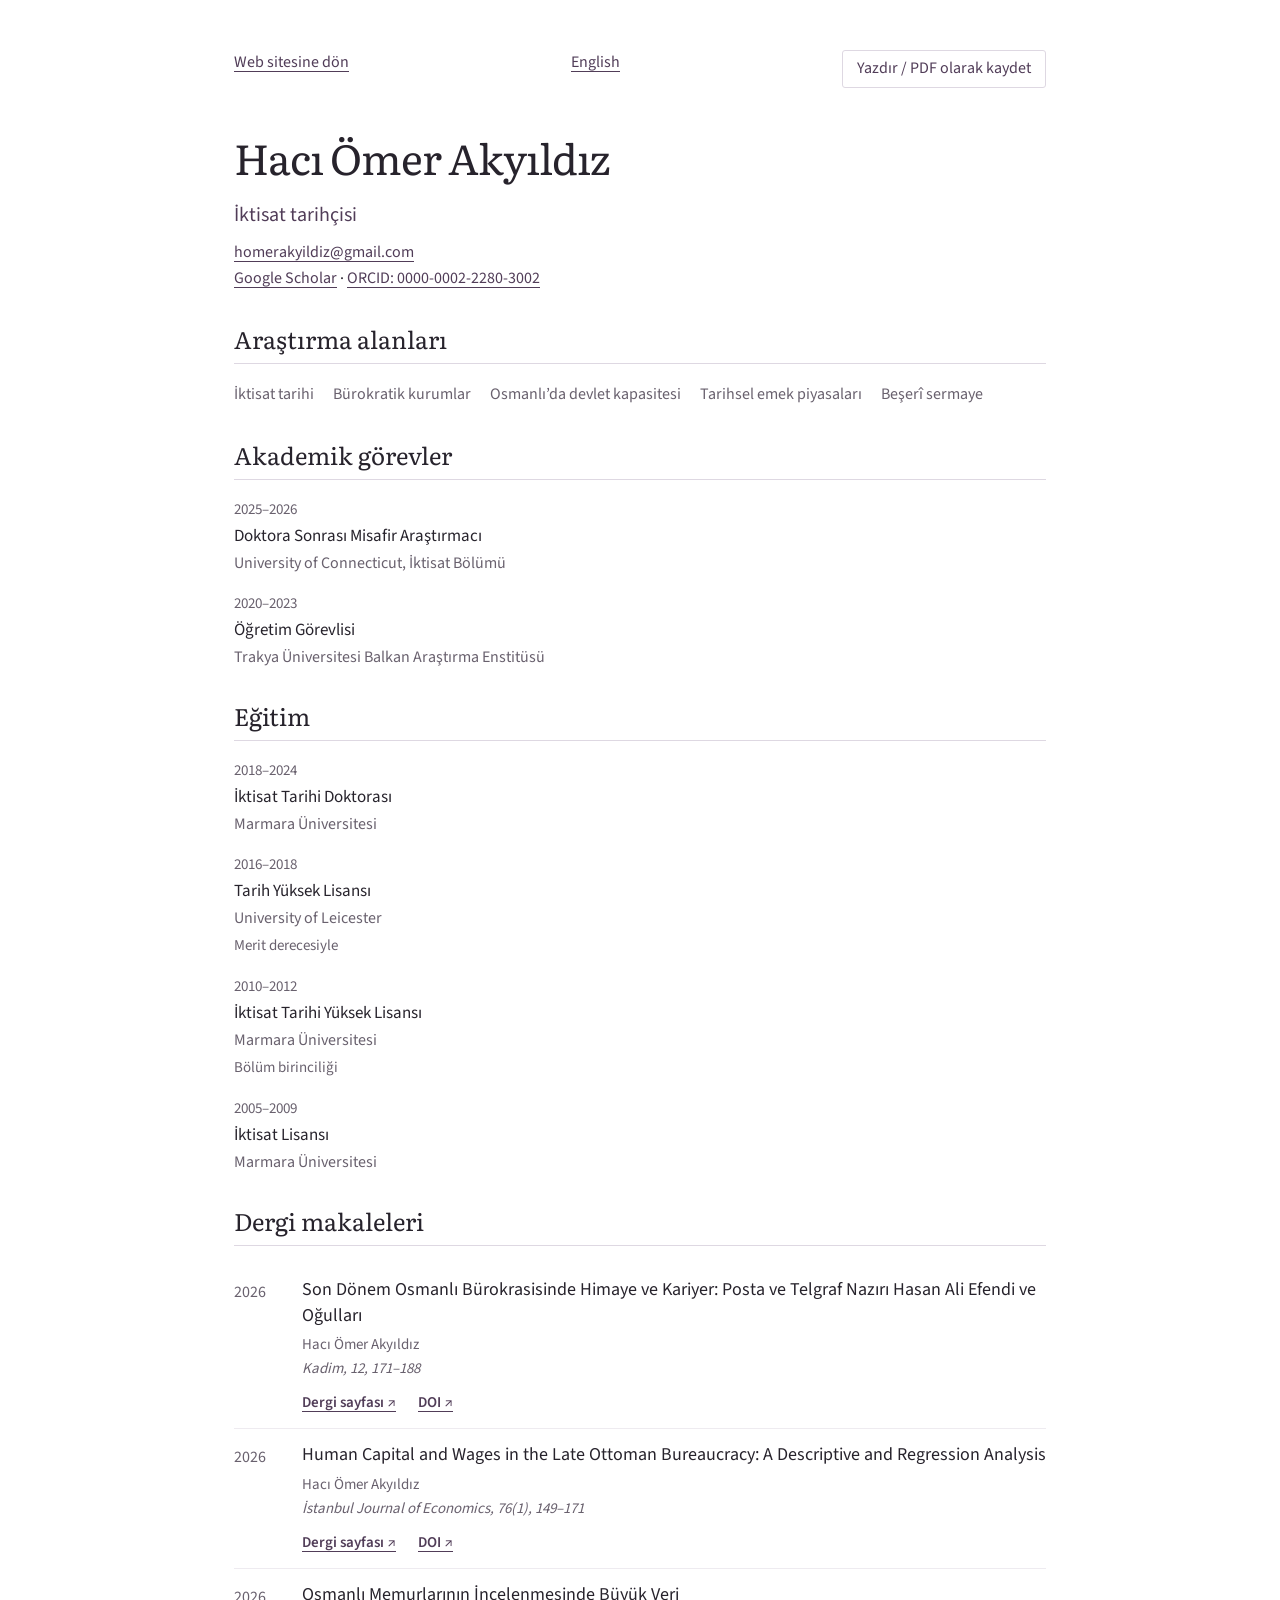
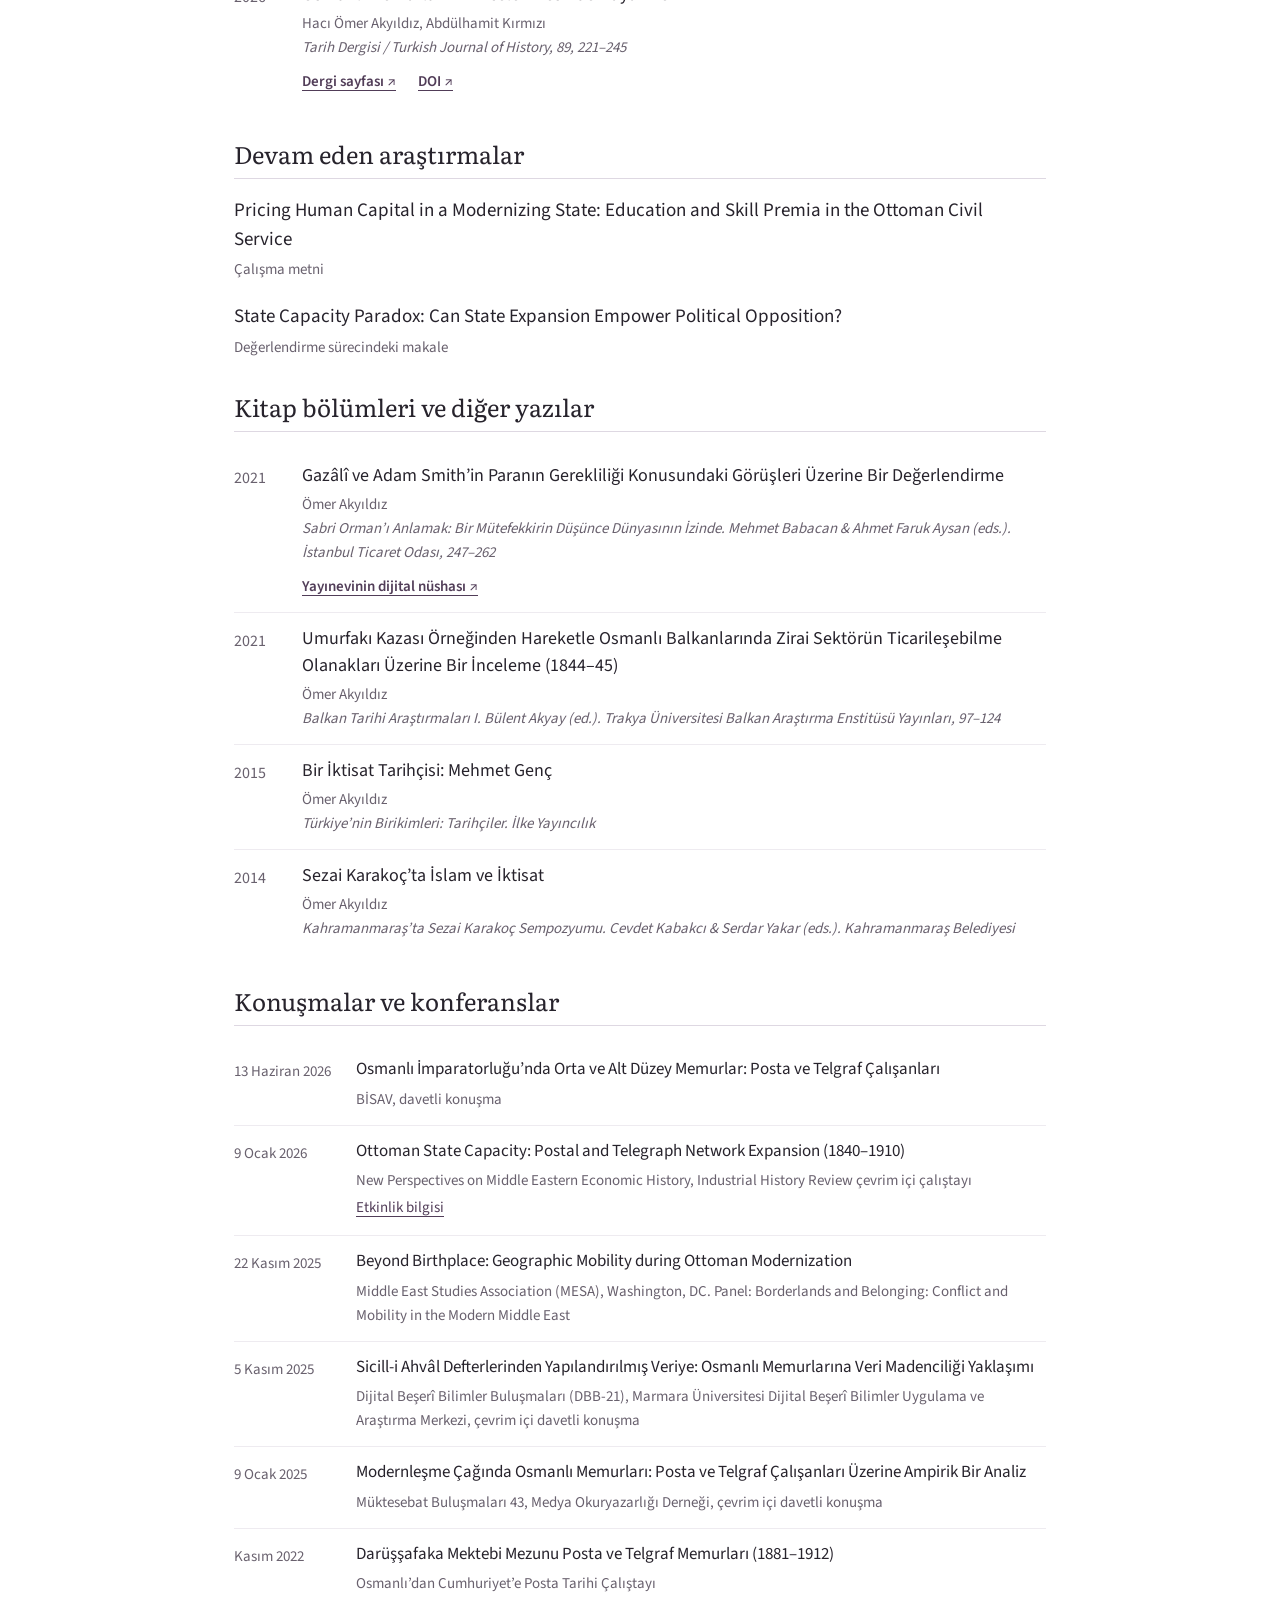
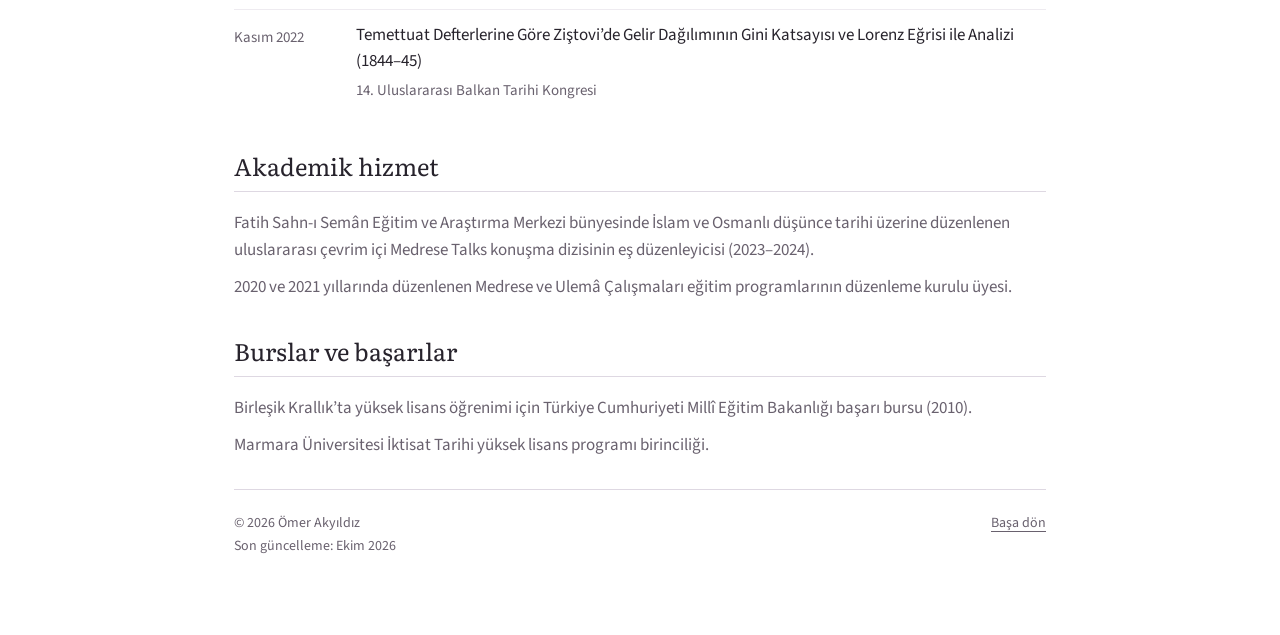
<file: cv/tr.html>
<!doctype html>
<html lang="tr">
<head>
  <meta charset="utf-8">
  <meta name="viewport" content="width=device-width, initial-scale=1">
  <title>Ömer Akyıldız | Özgeçmiş</title>
  <meta name="description" content="Ömer Akyıldız, geç Osmanlı dönemi, devlet kapasitesi, bürokratik kurumlar, emek piyasaları ve beşerî sermaye üzerine çalışan bir iktisat tarihçisidir.">
  <meta name="theme-color" content="#513d58">
  <link rel="canonical" href="https://omer-akyildiz.com/cv/tr.html">
  <meta property="og:url" content="https://omer-akyildiz.com/cv/tr.html">
  <meta property="og:image" content="https://omer-akyildiz.com/assets/omer-akyildiz.jpg">
  <meta property="og:type" content="website">
  <meta property="og:title" content="Ömer Akyıldız | Özgeçmiş">
  <meta property="og:description" content="Ömer Akyıldız, geç Osmanlı dönemi, devlet kapasitesi, bürokratik kurumlar, emek piyasaları ve beşerî sermaye üzerine çalışan bir iktisat tarihçisidir.">
  <meta property="og:locale" content="tr_TR">
  <link rel="alternate" hreflang="en" href="https://omer-akyildiz.com/cv/">
  <link rel="alternate" hreflang="tr" href="https://omer-akyildiz.com/cv/tr.html">
  <link rel="alternate" hreflang="x-default" href="https://omer-akyildiz.com/cv/">
  <link rel="icon" href="../assets/favicon.svg" type="image/svg+xml">
  <link rel="preload" href="../assets/fonts/source-sans-regular.ttf" as="font" type="font/ttf" crossorigin>
  <link rel="preload" href="../assets/fonts/literata-regular.ttf" as="font" type="font/ttf" crossorigin>
  <link rel="stylesheet" href="../assets/style.css">
  <script src="../assets/site.js" defer></script>
  <script type="application/ld+json">{"@context": "https://schema.org", "@type": "Person", "name": "Hacı Ömer Akyıldız", "alternateName": "Ömer Akyıldız", "jobTitle": "İktisat tarihçisi", "sameAs": ["https://scholar.google.com/citations?user=vQJAEMMAAAAJ&hl=en", "https://orcid.org/0000-0002-2280-3002"], "knowsAbout": ["İktisat tarihi", "Bürokratik kurumlar", "Osmanlı’da devlet kapasitesi", "Tarihsel emek piyasaları", "Beşerî sermaye"]}</script>
</head>
<body id="top"><main class="cv-page" id="main">
  <div class="cv-toolbar"><a href="../tr/index.html">Web sitesine dön</a><a href="index.html" hreflang="en" lang="en">English</a><button type="button" hidden data-print>Yazdır / PDF olarak kaydet</button></div>
  <h1>Hacı Ömer Akyıldız</h1><p class="cv-role">İktisat tarihçisi</p>
  <p class="cv-contact"><a href="mailto:homerakyildiz@gmail.com">homerakyildiz@gmail.com</a><br><a href="https://scholar.google.com/citations?user=vQJAEMMAAAAJ&amp;hl=en">Google Scholar</a> · <a href="https://orcid.org/0000-0002-2280-3002">ORCID: 0000-0002-2280-3002</a></p>
  <h2>Araştırma alanları</h2><ul class="interest-list"><li>İktisat tarihi</li><li>Bürokratik kurumlar</li><li>Osmanlı’da devlet kapasitesi</li><li>Tarihsel emek piyasaları</li><li>Beşerî sermaye</li></ul>
  <h2>Akademik görevler</h2><div class="career-item"><p class="career-date">2025–2026</p><h3>Doktora Sonrası Misafir Araştırmacı</h3><p class="career-place">University of Connecticut, İktisat Bölümü</p></div><div class="career-item"><p class="career-date">2020–2023</p><h3>Öğretim Görevlisi</h3><p class="career-place">Trakya Üniversitesi Balkan Araştırma Enstitüsü</p></div>
  <h2>Eğitim</h2><div class="career-item"><p class="career-date">2018–2024</p><h3>İktisat Tarihi Doktorası</h3><p class="career-place">Marmara Üniversitesi</p></div><div class="career-item"><p class="career-date">2016–2018</p><h3>Tarih Yüksek Lisansı</h3><p class="career-place">University of Leicester</p><p class="career-detail">Merit derecesiyle</p></div><div class="career-item"><p class="career-date">2010–2012</p><h3>İktisat Tarihi Yüksek Lisansı</h3><p class="career-place">Marmara Üniversitesi</p><p class="career-detail">Bölüm birinciliği</p></div><div class="career-item"><p class="career-date">2005–2009</p><h3>İktisat Lisansı</h3><p class="career-place">Marmara Üniversitesi</p></div>
  <h2>Dergi makaleleri</h2><ul class="publication-list"><li class="publication">
  <span class="publication-year">2026</span>
  <div><h3><a class="publication-title-link" href="https://dergipark.org.tr/en/pub/kadim/article/1897502"><span lang="tr">Son Dönem Osmanlı Bürokrasisinde Himaye ve Kariyer: Posta ve Telgraf Nazırı Hasan Ali Efendi ve Oğulları</span></a></h3>
    <p class="publication-meta">Hacı Ömer Akyıldız<br><cite>Kadim, 12, 171–188</cite></p>
    <div class="publication-links"><a href="https://dergipark.org.tr/en/pub/kadim/article/1897502">Dergi sayfası</a><a href="https://doi.org/10.54462/kadim.1897502">DOI</a></div>
  </div>
</li>
<li class="publication">
  <span class="publication-year">2026</span>
  <div><h3><a class="publication-title-link" href="https://iupress.istanbul.edu.tr/journal/ije/article/human-capital-and-wages-in-the-late-ottoman-bureaucracy-a-descriptive-and-regression-analysis?id=1661932"><span lang="en">Human Capital and Wages in the Late Ottoman Bureaucracy: A Descriptive and Regression Analysis</span></a></h3>
    <p class="publication-meta">Hacı Ömer Akyıldız<br><cite>İstanbul Journal of Economics, 76(1), 149–171</cite></p>
    <div class="publication-links"><a href="https://iupress.istanbul.edu.tr/journal/ije/article/human-capital-and-wages-in-the-late-ottoman-bureaucracy-a-descriptive-and-regression-analysis?id=1661932">Dergi sayfası</a><a href="https://doi.org/10.26650/ISTJECON2025-1799729">DOI</a></div>
  </div>
</li>
<li class="publication">
  <span class="publication-year">2026</span>
  <div><h3><a class="publication-title-link" href="https://dergipark.org.tr/en/pub/iutarih/article/1801116"><span lang="tr">Osmanlı Memurlarının İncelenmesinde Büyük Veri</span></a></h3>
    <p class="publication-meta">Hacı Ömer Akyıldız, Abdülhamit Kırmızı<br><cite>Tarih Dergisi / Turkish Journal of History, 89, 221–245</cite></p>
    <div class="publication-links"><a href="https://dergipark.org.tr/en/pub/iutarih/article/1801116">Dergi sayfası</a><a href="https://doi.org/10.26650/iutd.1801116">DOI</a></div>
  </div>
</li></ul>
  <div class="manuscripts"><h2>Devam eden araştırmalar</h2><div class="manuscript"><h3 class="manuscript-title" lang="en">Pricing Human Capital in a Modernizing State: Education and Skill Premia in the Ottoman Civil Service</h3><p>Çalışma metni</p></div><div class="manuscript"><h3 class="manuscript-title" lang="en">State Capacity Paradox: Can State Expansion Empower Political Opposition?</h3><p>Değerlendirme sürecindeki makale</p></div></div>
  <h2>Kitap bölümleri ve diğer yazılar</h2><ul class="publication-list"><li class="publication">
  <span class="publication-year">2021</span>
  <div><h3><a class="publication-title-link" href="https://online.fliphtml5.com/kkfkn/uztv/"><span lang="tr">Gazâlî ve Adam Smith’in Paranın Gerekliliği Konusundaki Görüşleri Üzerine Bir Değerlendirme</span></a></h3>
    <p class="publication-meta">Ömer Akyıldız<br><cite>Sabri Orman’ı Anlamak: Bir Mütefekkirin Düşünce Dünyasının İzinde. Mehmet Babacan &amp; Ahmet Faruk Aysan (eds.). İstanbul Ticaret Odası, 247–262</cite></p>
    <div class="publication-links"><a href="https://online.fliphtml5.com/kkfkn/uztv/">Yayınevinin dijital nüshası</a></div>
  </div>
</li>
<li class="publication">
  <span class="publication-year">2021</span>
  <div><h3><span lang="tr">Umurfakı Kazası Örneğinden Hareketle Osmanlı Balkanlarında Zirai Sektörün Ticarileşebilme Olanakları Üzerine Bir İnceleme (1844–45)</span></h3>
    <p class="publication-meta">Ömer Akyıldız<br><cite>Balkan Tarihi Araştırmaları I. Bülent Akyay (ed.). Trakya Üniversitesi Balkan Araştırma Enstitüsü Yayınları, 97–124</cite></p>
    
  </div>
</li>
<li class="publication">
  <span class="publication-year">2015</span>
  <div><h3><span lang="tr">Bir İktisat Tarihçisi: Mehmet Genç</span></h3>
    <p class="publication-meta">Ömer Akyıldız<br><cite>Türkiye’nin Birikimleri: Tarihçiler. İlke Yayıncılık</cite></p>
    
  </div>
</li>
<li class="publication">
  <span class="publication-year">2014</span>
  <div><h3><span lang="tr">Sezai Karakoç’ta İslam ve İktisat</span></h3>
    <p class="publication-meta">Ömer Akyıldız<br><cite>Kahramanmaraş’ta Sezai Karakoç Sempozyumu. Cevdet Kabakcı &amp; Serdar Yakar (eds.). Kahramanmaraş Belediyesi</cite></p>
    
  </div>
</li></ul>
  <h2>Konuşmalar ve konferanslar</h2><ul class="talk-list"><li class="talk"><time datetime="2026-06-13">13 Haziran 2026</time><div><h3 lang="tr">Osmanlı İmparatorluğu’nda Orta ve Alt Düzey Memurlar: Posta ve Telgraf Çalışanları</h3><p>BİSAV, davetli konuşma</p></div></li><li class="talk"><time datetime="2026-01-09">9 Ocak 2026</time><div><h3 lang="en">Ottoman State Capacity: Postal and Telegraph Network Expansion (1840–1910)</h3><p>New Perspectives on Middle Eastern Economic History, Industrial History Review çevrim içi çalıştayı</p><a href="https://revistes.ub.edu/index.php/HistoriaIndustrial/announcement/view/963">Etkinlik bilgisi</a></div></li><li class="talk"><time datetime="2025-11-22">22 Kasım 2025</time><div><h3 lang="en">Beyond Birthplace: Geographic Mobility during Ottoman Modernization</h3><p>Middle East Studies Association (MESA), Washington, DC. Panel: Borderlands and Belonging: Conflict and Mobility in the Modern Middle East</p></div></li><li class="talk"><time datetime="2025-11-05">5 Kasım 2025</time><div><h3 lang="tr">Sicill-i Ahvâl Defterlerinden Yapılandırılmış Veriye: Osmanlı Memurlarına Veri Madenciliği Yaklaşımı</h3><p>Dijital Beşerî Bilimler Buluşmaları (DBB-21), Marmara Üniversitesi Dijital Beşerî Bilimler Uygulama ve Araştırma Merkezi, çevrim içi davetli konuşma</p></div></li><li class="talk"><time datetime="2025-01-09">9 Ocak 2025</time><div><h3 lang="tr">Modernleşme Çağında Osmanlı Memurları: Posta ve Telgraf Çalışanları Üzerine Ampirik Bir Analiz</h3><p>Müktesebat Buluşmaları 43, Medya Okuryazarlığı Derneği, çevrim içi davetli konuşma</p></div></li><li class="talk"><time datetime="2022-11">Kasım 2022</time><div><h3 lang="tr">Darüşşafaka Mektebi Mezunu Posta ve Telgraf Memurları (1881–1912)</h3><p>Osmanlı’dan Cumhuriyet’e Posta Tarihi Çalıştayı</p></div></li><li class="talk"><time datetime="2022-11">Kasım 2022</time><div><h3 lang="tr">Temettuat Defterlerine Göre Ziştovi’de Gelir Dağılımının Gini Katsayısı ve Lorenz Eğrisi ile Analizi (1844–45)</h3><p>14. Uluslararası Balkan Tarihi Kongresi</p></div></li></ul>
  <div class="service"><h2>Akademik hizmet</h2><p>Fatih Sahn-ı Semân Eğitim ve Araştırma Merkezi bünyesinde İslam ve Osmanlı düşünce tarihi üzerine düzenlenen uluslararası çevrim içi Medrese Talks konuşma dizisinin eş düzenleyicisi (2023–2024).</p><p>2020 ve 2021 yıllarında düzenlenen Medrese ve Ulemâ Çalışmaları eğitim programlarının düzenleme kurulu üyesi.</p></div>
  <div class="service"><h2>Burslar ve başarılar</h2><p>Birleşik Krallık’ta yüksek lisans öğrenimi için Türkiye Cumhuriyeti Millî Eğitim Bakanlığı başarı bursu (2010).</p><p>Marmara Üniversitesi İktisat Tarihi yüksek lisans programı birinciliği.</p></div>
  <footer class="page-footer"><p>© 2026 Ömer Akyıldız<br>Son güncelleme: Ekim 2026</p><a href="#top">Başa dön</a></footer>
</main></body></html>
</file>
<file: assets/style.css>
@font-face{font-family:Literata;src:url('fonts/literata-regular.ttf') format('truetype');font-weight:400;font-display:swap}
@font-face{font-family:Literata;src:url('fonts/literata-medium.ttf') format('truetype');font-weight:500;font-display:swap}
@font-face{font-family:'Source Sans 3';src:url('fonts/source-sans-regular.ttf') format('truetype');font-weight:400;font-display:swap}
@font-face{font-family:'Source Sans 3';src:url('fonts/source-sans-semibold.ttf') format('truetype');font-weight:600;font-display:swap}
:root{--paper:#fff;--wash:#f5f3f7;--ink:#27232c;--plum:#513d58;--muted:#69616e;--line:#ded8e2;--serif:Literata,Georgia,serif;--sans:'Source Sans 3',Arial,sans-serif;--rail:242px}
*{box-sizing:border-box}html{scroll-behavior:smooth;scroll-padding-top:40px}body{margin:0;color:var(--ink);background:var(--paper);font:18px/1.6 var(--sans);-webkit-font-smoothing:antialiased}a{color:var(--plum);text-underline-offset:4px;text-decoration-thickness:1px}a:hover{text-decoration-thickness:2px}button{font:inherit}a:focus-visible,button:focus-visible,summary:focus-visible{outline:3px solid #876a94;outline-offset:5px;border-radius:2px}button{cursor:pointer}img{display:block;max-width:100%}.skip-link{position:fixed;top:10px;left:12px;transform:translateY(-150%);background:var(--paper);padding:10px 20px;z-index:100}.skip-link:focus{transform:none}.rail{position:fixed;inset:0 auto 0 0;width:var(--rail);padding:43px 31px 30px 35px;background:var(--wash);display:flex;flex-direction:column;z-index:20;border-right:1px solid #eeeaf0}.wordmark{font-family:var(--serif);font-size:23px;line-height:1.3;color:var(--ink);text-decoration:none;display:inline-block;letter-spacing:-.6px}.wordmark span{display:block}.rail-role{font-size:15px;color:var(--muted);margin:11px 0 0}.site-nav{display:flex;flex-direction:column;gap:3px;margin-top:54px}.site-nav a{padding:8px 0;text-decoration:none;font-size:17px;color:var(--muted)}.site-nav a:hover,.site-nav a[aria-current]{color:var(--plum)}.site-nav a[aria-current]{font-weight:600}.rail-bottom{margin-top:auto;padding-top:50px}.language-switch{display:flex;align-items:center;gap:14px;font-size:16px}.language-switch a{color:var(--muted);text-decoration:none}.language-switch a[aria-current]{color:var(--plum);font-weight:600;border-bottom:2px solid var(--plum)}.rail-links{display:flex;flex-direction:column;gap:7px;margin:23px 0 0;font-size:15px}.rail-links a{text-decoration:none}.menu-toggle{display:none}main{margin-left:var(--rail);max-width:1380px;padding:66px clamp(34px,5.6vw,88px) 0}.intro{display:grid;grid-template-columns:minmax(0,1fr) minmax(220px,32%);column-gap:56px;align-items:start;padding-bottom:64px}.intro-copy{padding-top:4px}h1,h2,h3,p{margin:0}h1{font:400 clamp(46px,5vw,74px)/1.16 var(--serif);letter-spacing:-3px;margin:0 0 18px}h1 span{display:block}.intro-role{font-size:22px;color:var(--plum);margin-bottom:28px}.intro-text{max-width:650px}.intro-text p{margin-bottom:15px}.intro-text p:first-child{font-size:21px;line-height:1.55}.intro-links{display:flex;flex-wrap:wrap;gap:13px 25px;margin-top:27px;font-size:17px}.portrait{margin:8px 0 0;position:relative}.portrait img{width:100%;height:auto;aspect-ratio:4/5;object-fit:cover;object-position:56% center;border-radius:2px 2px 42% 2px;background:#653d31}.portrait figcaption{margin-top:12px;font-size:14px;color:var(--muted)}.interests{border-top:1px solid var(--line);padding-top:25px;display:grid;grid-template-columns:145px 1fr;gap:30px;margin-bottom:64px}.interests h2{font:600 17px/1.6 var(--sans)}.interest-list{display:flex;flex-wrap:wrap;gap:5px 25px;list-style:none;margin:0;padding:0;font-size:17px;color:var(--muted)}.section{padding:0 0 65px;scroll-margin-top:40px}.section-head{display:flex;align-items:baseline;justify-content:space-between;gap:20px;border-top:1px solid var(--line);padding-top:30px;margin-bottom:30px}.section-head h2{font:400 32px/1.35 var(--serif);letter-spacing:-.8px}.section-head>a{font-size:16px;white-space:nowrap}.section-intro{color:var(--muted);font-size:17px;margin:-13px 0 26px;max-width:670px}.research-subtitle{font:600 18px/1.5 var(--sans);margin-bottom:3px}.publication-list{list-style:none;margin:0;padding:0}.publication{display:grid;grid-template-columns:58px minmax(0,1fr);gap:18px;padding:24px 0}.publication+.publication{border-top:1px solid #eeebf0}.publication-year{font-size:16px;color:var(--muted);padding-top:3px}.publication h3{font:400 22px/1.45 var(--serif);letter-spacing:-.35px;max-width:850px}.publication-title-link{color:var(--ink);text-decoration:none}.publication-title-link:hover{color:var(--plum);text-decoration:underline}.publication-alt{font-size:16px;line-height:1.5;color:var(--muted);margin-top:8px;max-width:790px}.publication-meta{font-size:16px;color:var(--muted);margin-top:9px}.publication-links{display:flex;gap:22px;font-size:15px;margin-top:10px}.publication-links a{font-weight:600}.publication-links a::after{content:' ↗';font-weight:400}.publication h3 a::after{content:none}.manuscripts{margin-top:29px;padding:27px 30px;background:var(--wash);border-radius:4px}.manuscripts h3{font:400 24px/1.4 var(--serif);margin-bottom:18px}.manuscript+.manuscript{margin-top:21px}.manuscript .manuscript-title{font:400 19px/1.5 var(--sans);margin:0;max-width:750px}.manuscript p{font-size:15px;color:var(--muted);margin-top:4px}.other-writing{margin-top:32px}summary{font-size:18px;color:var(--plum);cursor:pointer;list-style:none;display:flex;align-items:center;gap:14px;width:fit-content;padding:8px 0}summary::before{content:'+';font-size:23px;width:16px;font-weight:400}details[open] summary::before{content:'−'}summary::-webkit-details-marker{display:none}.other-writing .publication h3{font:400 19px/1.5 var(--sans)}.other-writing .publication{padding:18px 0}.background-grid{display:grid;grid-template-columns:1fr 1.1fr;gap:58px}.subheading{font:600 18px/1.5 var(--sans);margin-bottom:25px}.career-item{margin-bottom:28px}.career-date{color:var(--muted);font-size:15px;margin-bottom:3px;font-variant-numeric:tabular-nums}.career-item :is(h3,h4){font:400 19px/1.4 var(--sans);margin:0 0 2px}.career-place{font-size:16px;color:var(--muted);line-height:1.5}.career-detail{font-size:15px;color:var(--muted);margin-top:4px}.talk-list{list-style:none;margin:0;padding:0}.talk{display:grid;grid-template-columns:120px minmax(0,1fr);gap:28px;padding:22px 0;border-top:1px solid #eeebf0}.talk:first-child{padding-top:0;border:0}.talk time{font-size:15px;color:var(--muted);padding-top:3px}.talk h3{font:400 20px/1.5 var(--sans)}.talk p{font-size:16px;color:var(--muted);margin-top:5px}.talk a{font-size:15px}.service{margin-top:33px}.service p{font-size:17px;max-width:780px;color:var(--muted);margin-top:10px}.contact-section{padding-bottom:47px}.contact-body{display:flex;align-items:start;justify-content:space-between;gap:30px}.contact-body>div>p{font-size:18px;margin-bottom:14px;max-width:620px}.email-line{display:flex;align-items:center;gap:16px;flex-wrap:wrap}.email-address{font-size:clamp(20px,2.25vw,28px);letter-spacing:-.3px}.copy-email{border:1px solid var(--line);padding:5px 12px;background:var(--paper);color:var(--plum);border-radius:4px;font-size:14px;min-height:35px}.copy-feedback{font-size:14px;min-height:24px;color:var(--muted);display:block;margin-top:5px}.contact-profiles{display:flex;flex-direction:column;gap:6px;font-size:16px;white-space:nowrap}.page-footer{border-top:1px solid var(--line);padding:22px 0 28px;display:flex;justify-content:space-between;gap:20px;color:var(--muted);font-size:14px}.page-footer a{color:var(--muted)}.cv-page{max-width:900px;margin:0 auto;padding:50px 44px}.cv-toolbar{display:flex;justify-content:space-between;gap:20px;margin-bottom:45px;font-size:16px}.cv-toolbar button{background:var(--paper);border:1px solid var(--line);color:var(--plum);padding:5px 14px;border-radius:3px}.cv-page h1{font-size:42px;letter-spacing:-1px}.cv-page .cv-role{color:var(--plum);font-size:20px;margin:9px 0}.cv-contact{font-size:16px;margin-bottom:25px}.cv-page h2{font:400 24px/1.4 var(--serif);margin:30px 0 18px;border-bottom:1px solid var(--line);padding-bottom:8px}.cv-page .interest-list{gap:3px 19px;font-size:16px}.cv-page .career-item{margin-bottom:17px}.cv-page .career-item :is(h3,h4){font-size:17px}.cv-page .publication{gap:10px;padding:13px 0}.cv-page .publication h3{font:400 18px/1.45 var(--sans);letter-spacing:0}.cv-page .publication-alt{font-size:15px}.cv-page .publication-meta{font-size:15px;margin-top:4px}.cv-page .manuscripts{background:none;padding:0;margin-top:23px}.cv-page .talk{grid-template-columns:107px 1fr;gap:15px;padding:13px 0}.cv-page .talk h3{font-size:17px}.cv-page .talk p{font-size:15px}.cv-page .page-footer{margin-top:30px}.not-found{max-width:600px;margin:12vh auto;padding:30px}.not-found h1{font-size:45px;letter-spacing:-1px}.not-found p{margin:23px 0}
@media(min-width:1600px){main{margin-right:auto;margin-left:calc(var(--rail) + (100vw - 1600px)/2)}}
@media(max-width:1200px){:root{--rail:210px}.rail{padding-left:27px;padding-right:25px}main{padding-left:45px;padding-right:45px}.intro{column-gap:32px}.intro-text p:first-child{font-size:20px}.intro-text{font-size:17px}.background-grid{gap:35px}h1{font-size:57px;letter-spacing:-2px}.portrait img{aspect-ratio:3/4}.interests{grid-template-columns:130px 1fr;gap:20px}}
@media(max-width:950px){:root{--rail:180px}.rail{padding:32px 22px}.wordmark{font-size:21px}.rail-role{font-size:14px}.site-nav{margin-top:42px}.site-nav a{font-size:16px}main{padding:42px 30px 0}.intro{gap:22px;grid-template-columns:minmax(0,1fr) 30%;padding-bottom:40px}h1{font-size:45px}.intro-role{font-size:20px;margin-bottom:21px}.portrait{margin-top:3px}.portrait img{aspect-ratio:2/3}.portrait figcaption{font-size:12px}.intro-links{gap:12px 19px;font-size:16px}.interests{display:block;margin-bottom:40px}.interests h2{margin-bottom:9px}.interest-list{gap:3px 20px;font-size:16px}.section{padding-bottom:45px}.background-grid{grid-template-columns:1fr;gap:15px}.contact-body{display:block}.contact-profiles{flex-direction:row;gap:24px;margin-top:22px}.publication h3{font-size:20px}.section-head h2{font-size:29px}.talk{grid-template-columns:95px 1fr;gap:15px}}
@media(max-width:700px){html{scroll-padding-top:85px}.rail{position:sticky;top:0;width:100%;height:auto;display:block;padding:15px 23px;background:var(--wash);border-right:0;border-bottom:1px solid var(--line)}.rail-top{display:flex;justify-content:space-between;align-items:center;gap:10px}.wordmark{font-family:var(--serif);font-size:20px;letter-spacing:-.5px;line-height:1.5}.wordmark span{display:inline}.wordmark span+span::before{content:' '}.rail-role{display:none}.menu-toggle{display:inline-flex;align-items:center;justify-content:center;gap:9px;border:1px solid #cfc4d4;border-radius:3px;color:var(--plum);background:transparent;padding:5px 10px;min-height:37px;font-size:15px}.menu-toggle svg{width:15px;height:15px}.site-nav{display:flex;flex-direction:row;flex-wrap:wrap;gap:1px 23px;margin-top:14px;border-top:1px solid var(--line);padding-top:7px}.site-nav a{font-size:16px;padding:7px 0}.rail-bottom{margin:0;padding:9px 0 3px}.language-switch{font-size:15px;gap:15px}.rail-links{display:none}.js .rail:not(.is-open) .site-nav,.js .rail:not(.is-open) .rail-bottom{display:none}.menu-toggle[hidden]{display:none}.section{scroll-margin-top:15px}main{margin:0;padding:34px 24px 0}.intro{grid-template-columns:minmax(0,1fr) 112px;gap:0 20px;padding-bottom:34px}.intro-copy{display:contents}h1{font-size:43px;letter-spacing:-1.9px;grid-column:1;grid-row:1;margin:0 0 13px;align-self:end}.intro-role{grid-column:1;grid-row:2;font-size:18px;margin:0;align-self:start}.portrait{grid-column:2;grid-row:1/3;margin:0}.portrait img{aspect-ratio:4/5;border-bottom-right-radius:40%}.portrait figcaption{display:none}.intro-text{grid-column:1/-1;margin-top:29px;font-size:18px}.intro-text p:first-child{font-size:20px}.intro-text p{margin-bottom:15px}.intro-links{grid-column:1/-1;margin-top:9px;gap:20px;font-size:17px}.interests{padding-top:21px;margin-bottom:38px}.interest-list{gap:5px 18px;font-size:16px}.section-head{padding-top:25px;margin-bottom:26px;align-items:start;gap:15px}.section-head h2{font-size:29px}.section-head>a{font-size:14px;padding-top:7px}.section-intro{font-size:16px}.publication{grid-template-columns:42px 1fr;gap:13px;padding:22px 0}.publication-year{font-size:14px}.publication h3{font-size:20px;line-height:1.5}.publication-alt{font-size:15px}.publication-meta{font-size:15px}.manuscripts{padding:23px 22px;margin-top:25px}.manuscripts h3{font-size:23px}.manuscript .manuscript-title{font-size:18px}.other-writing{margin-top:23px}.background-grid{gap:16px}.subheading{margin-bottom:23px}.career-item{margin-bottom:24px}.talk{grid-template-columns:1fr;gap:4px;padding:21px 0}.talk h3{font-size:19px}.talk p{font-size:16px}.contact-body>div>p{font-size:17px}.email-address{font-size:24px}.contact-profiles{font-size:16px}.page-footer{font-size:13px;align-items:start}.cv-page{padding:25px 23px}.cv-page h1{font-size:35px}.cv-toolbar{font-size:15px;margin-bottom:30px}.cv-page .talk{grid-template-columns:1fr}.not-found{margin:7vh auto}}
@media(max-width:370px){main{padding-left:18px;padding-right:18px}.rail{padding-left:18px;padding-right:18px}h1{font-size:37px}.intro{grid-template-columns:1fr 98px;gap:0 14px}.wordmark{font-size:18px}.menu-toggle{font-size:14px}.intro-role{font-size:17px}.publication{grid-template-columns:1fr;gap:3px}.section-head{display:block}.section-head>a{display:inline-block;margin-top:6px}.email-address{font-size:21px}}
@media(prefers-reduced-motion:reduce){html{scroll-behavior:auto}*,*::before,*::after{animation:none!important;transition:none!important}}
@page{size:A4;margin:17mm 17mm 18mm}
@media print{html{scroll-behavior:auto}body{font-size:10pt;line-height:1.45;color:#000}a{color:inherit;text-decoration:none}.rail,.skip-link,.cv-toolbar,.copy-email,.copy-feedback,.intro-links,.page-footer,.publication-links,.portrait,.section-head>a{display:none!important}main{margin:0;max-width:none;padding:0}.intro{display:block;padding-bottom:15px}.intro-copy{display:block}h1{font-size:29pt;letter-spacing:-1px}h1 span{display:inline}h1 span+span::before{content:' '}.intro-role{font-size:13pt;margin-bottom:12px}.intro-text p,.intro-text p:first-child{font-size:10pt}.interests{margin-bottom:20px}.section{padding-bottom:15px}.section-head{padding-top:15px;margin-bottom:15px}.section-head h2{font-size:18pt}.background-grid{grid-template-columns:1fr 1fr}.publication,.career-item,.talk,.manuscript{break-inside:avoid}.publication h3{font-size:12pt}.publication-meta,.publication-alt{font-size:10pt}.cv-page{padding:0;max-width:none;margin:0}.cv-page h1{font-size:28pt}.cv-page .cv-role{font-size:13pt;margin:5px 0}.cv-contact{font-size:10pt;margin-bottom:15px}.cv-page h2{font-size:14pt;margin:19px 0 12px;break-after:avoid}.cv-page .interest-list{font-size:10pt;gap:2px 16px}.cv-page .career-date{font-size:9pt}.cv-page .career-item{margin-bottom:11px}.cv-page .career-item :is(h3,h4){font-size:11pt}.cv-page .career-place,.cv-page .career-detail{font-size:10pt}.cv-page .publication{padding:9px 0;grid-template-columns:35px 1fr;gap:10px}.cv-page .publication h3{font-size:11pt}.cv-page .publication-alt,.cv-page .publication-meta{font-size:9.5pt}.cv-page .publication-year{font-size:9pt}.cv-page .talk{padding:9px 0;grid-template-columns:73px 1fr;gap:10px}.cv-page .talk h3{font-size:11pt}.cv-page .talk p,.cv-page .talk time{font-size:9.5pt}.cv-page .service{margin-top:18px}.cv-page .service p{font-size:10pt}.cv-page .subheading{font-size:11pt;margin-bottom:12px}.cv-page .manuscripts h3{font-size:14pt}.cv-page .manuscript .manuscript-title{font-size:11pt}.cv-page .manuscript p{font-size:9.5pt}.cv-page .manuscript+.manuscript{margin-top:12px}}
</file>
